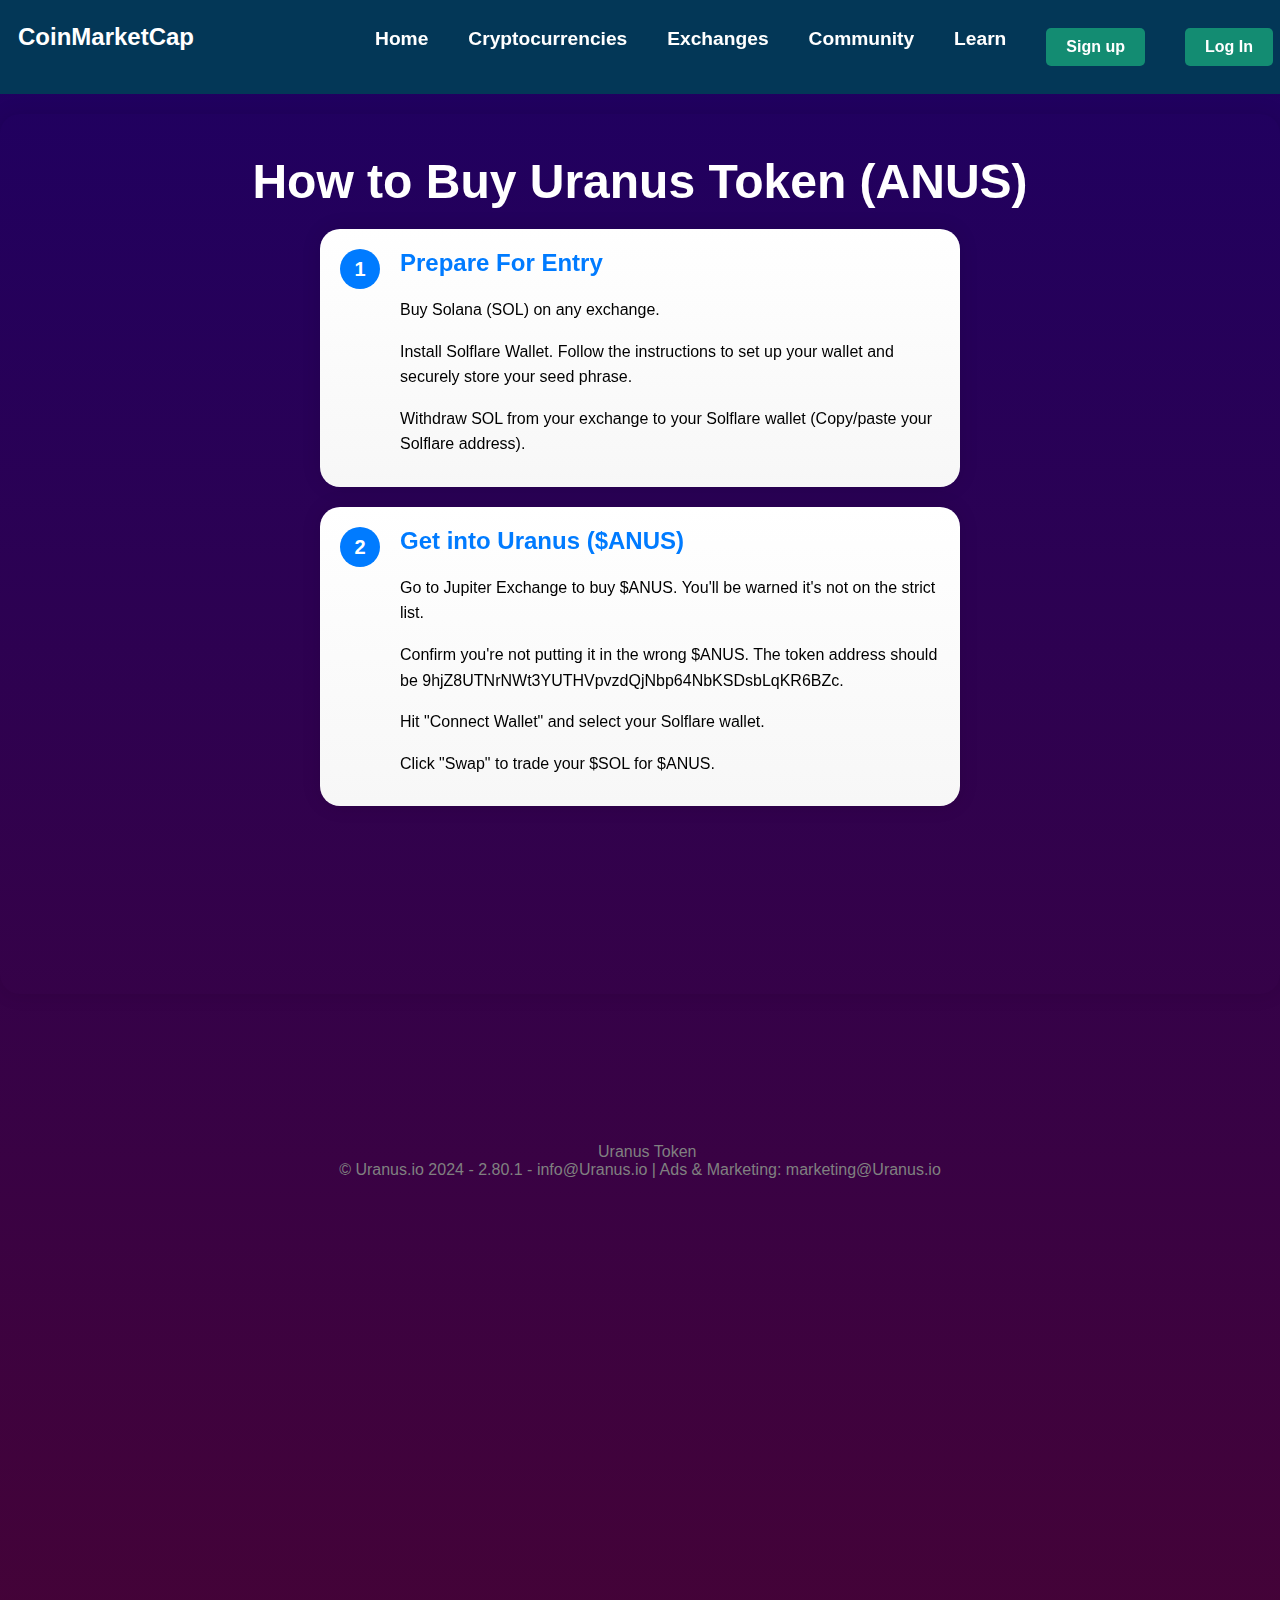
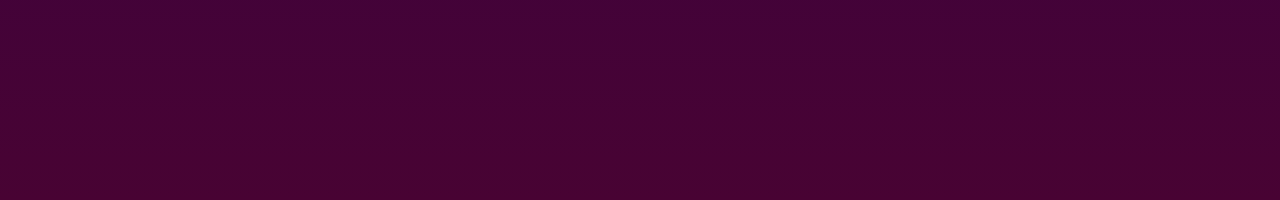
<file: buy.html>
<!DOCTYPE html>
<html lang="en">
<head>
  <meta charset="UTF-8">
  <meta name="viewport" content="width=device-width, initial-scale=1.0">
  <title>Buy Uranus Token (ANUS)</title>
  <link rel="stylesheet" href="./buy.css">
  <link rel="stylesheet" href="https://unpkg.com/aos@next/dist/aos.css" />
  <link rel="stylesheet" href="https://cdnjs.cloudflare.com/ajax/libs/font-awesome/6.5.1/css/all.min.css" integrity="sha512-DTOQO9RWCH3ppGqcWaEA1BIZOC6xxalwEsw9c2QQeAIftl+Vegovlnee1c9QX4TctnWMn13TZye+giMm8e2LwA==" crossorigin="anonymous" referrerpolicy="no-referrer" />
</head>
<body>

  <header data-aos="fade-in" data-aos-duration="1000">
    <h2 class="logo">CoinMarketCap</h2>
    <nav class="nav" data-aos="fade-in" data-aos-duration="1000">
      <ul>
        <li><a href="./index.html">Home</a></li>
        <li><a href="./cryptocurrencies.html">Cryptocurrencies</a></li>
        <li><a href="./exchange.html">Exchanges</a></li>
        <li><a href="./community.html">Community</a></li>
        <li><a href="./learn.html">Learn</a></li>
        <li>
          <a href="./signup.html">
            <button class="sign-up">
              Sign up
            </button>
          </a>
        </li>

        <li>
          <a href="./login.html">
            <button class="sign-up">
              Log In
            </button>
          </a>
        </li>
      </ul>
    </nav>
  </header>

<div class="container">
  <h1 data-aos="fade-in" data-aos-duration="4000">How to Buy Uranus Token (ANUS)</h1>
  
  <div class="step-card" data-aos="zoom-in" data-aos-duration="1000">
    <div class="step-number">1</div>
    <div class="step-content">
      <h2 data-aos="fade-in" data-aos-duration="4000">Prepare For Entry</h2>
      <p>Buy Solana (SOL) on any exchange.</p>
      <p>Install Solflare Wallet. Follow the instructions to set up your wallet and securely store your seed phrase.</p>
      <p>Withdraw SOL from your exchange to your Solflare wallet (Copy/paste your Solflare address).</p>
    </div>
  </div>

  <div class="step-card" data-aos="zoom-in" data-aos-duration="1000">
    <div class="step-number">2</div>
    <div class="step-content">
      <h2 data-aos="fade-in" data-aos-duration="4000">Get into Uranus ($ANUS)</h2>
      <p>Go to Jupiter Exchange to buy $ANUS. You'll be warned it's not on the strict list.</p>
      <p>Confirm you're not putting it in the wrong $ANUS. The token address should be 9hjZ8UTNrNWt3YUTHVpvzdQjNbp64NbKSDsbLqKR6BZc.</p>
      <p>Hit "Connect Wallet" and select your Solflare wallet.</p>
      <p>Click "Swap" to trade your $SOL for $ANUS.</p>
    </div>
  </div>

  <div class="step-card" data-aos="zoom-in" data-aos-duration="1000">
    <div class="step-number">3</div>
    <div class="step-content">
      <h2 data-aos="fade-in" data-aos-duration="4000">Keep pumping Uranus</h2>
      <p>Spread Uranus by sharing this link <a href="https://anusexplorer.com/">anusexplorer.com</a></p>
      <p>Watch the charts as Uranus gets pumped on DEX Screener</p>
    </div>
  </div>
</div>

<footer class="footer ">
  <div class="footer-content">
    <!-- <div class="footer-links">
      <ul>
        <li><a href="#" data-aos="fade-up" data-aos-duration="1000">About us</a></li>
        <li><a href="#" data-aos="fade-up" data-aos-duration="1000">Team</a></li>
        <li><a href="#" data-aos="fade-up" data-aos-duration="1000">FAQ</a></li>
        <li><a href="#" data-aos="fade-up" data-aos-duration="1000">Contact</a></li>
      </ul>
    </div> -->
    <div class="footer-social" id="social">

      <a href=""><i
          class="fa-brands fa-x-twitter"></i></a>
      <a href=""><i
          class="fa-solid fa-globe"></i></a>
      <a href=""><i
          class="fa-brands fa-telegram"></i></a>
    </div>
  </div>
  <!-- <div class="footer-line"></div> -->
  
</footer>
  
<div class="footer-bottom">
    
  <div class="footer-legal">
    <ul>
      <li data-aos="fade-up" data-aos-duration="1000">Legal & Privacy</li>
      <li data-aos="fade-up" data-aos-duration="1000">General Statement</li>
      <li data-aos="fade-up" data-aos-duration="1000">Legal Advice
    </li>
      <div class="box">
        <li >
        </li>
        <li >
          Uranus Token</li>
      </div>
      <li >© Uranus.io 2024 - 2.80.1 - info@Uranus.io | Ads & Marketing: marketing@Uranus.io</li>
    </ul>
  </div>

  
</div>

<script src="https://unpkg.com/aos@next/dist/aos.js"></script>
<script>
  AOS.init();
</script>
</body>
</html>
</file>
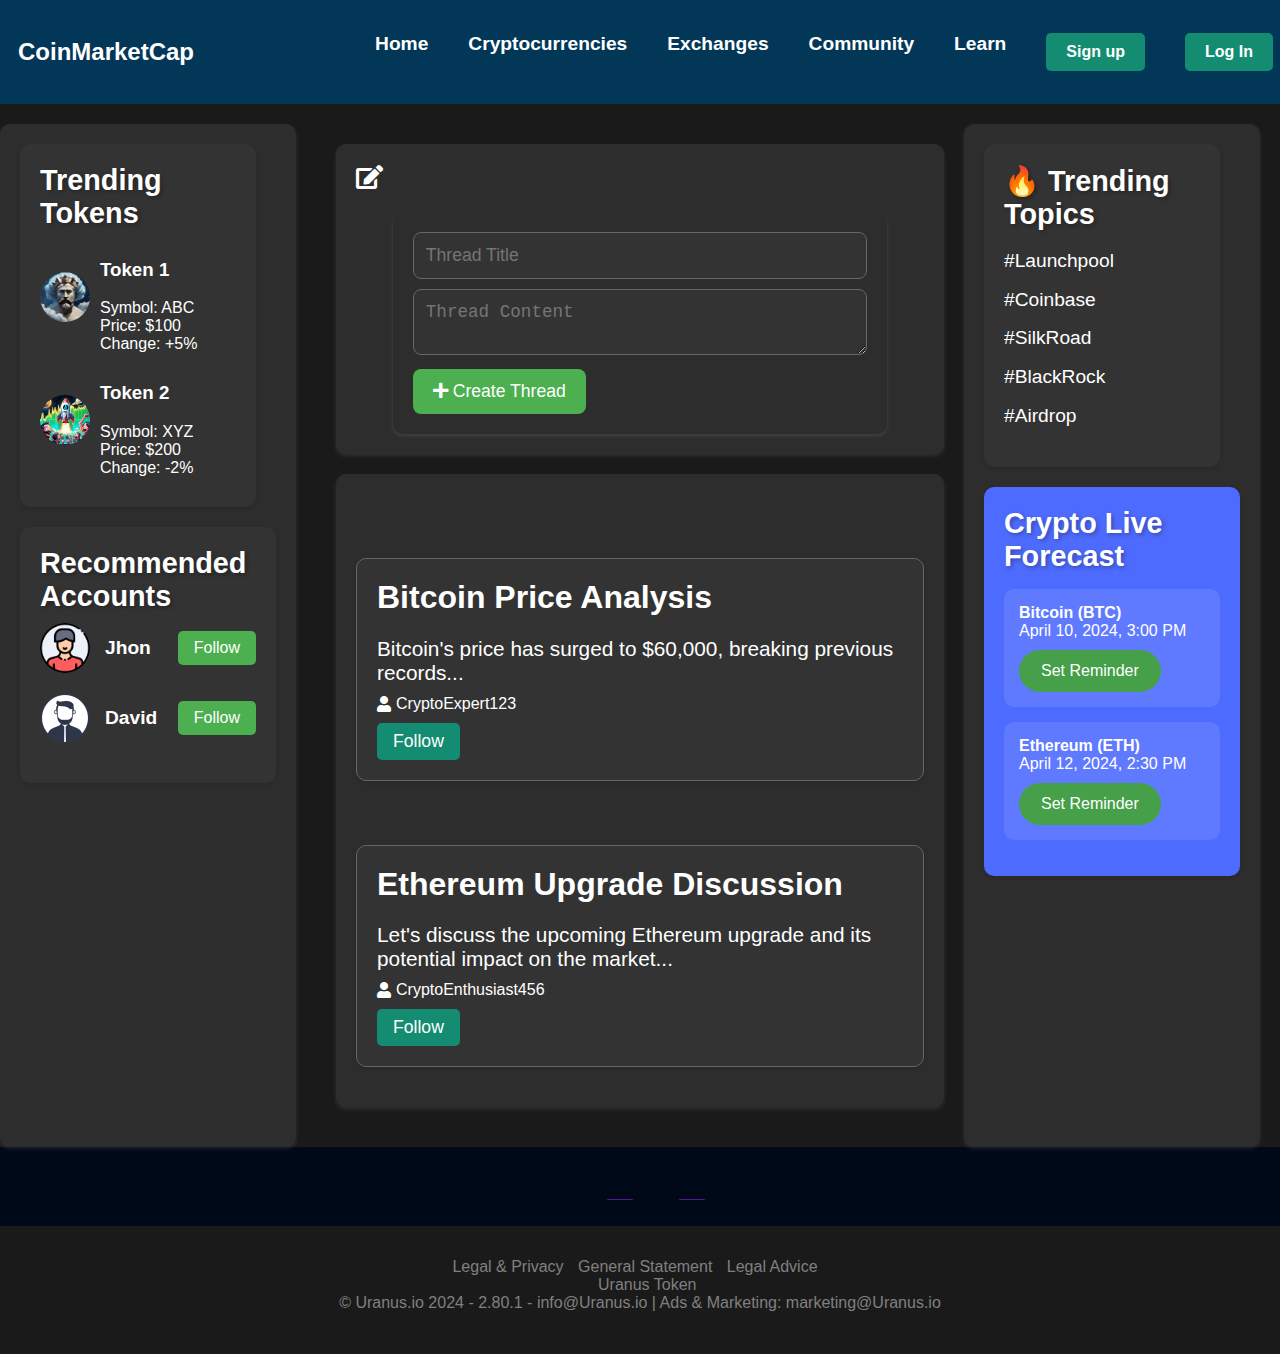
<file: community.html>
<!DOCTYPE html>
<html lang="en">
<head>
    <meta charset="UTF-8">
    <meta name="viewport" content="width=device-width, initial-scale=1.0">
    <title>Community Forum</title>
    <link rel="stylesheet" href="./community.css">
    <link rel="stylesheet" href="https://cdnjs.cloudflare.com/ajax/libs/font-awesome/5.15.4/css/all.min.css">
    <link rel="stylesheet"
      href="https://cdnjs.cloudflare.com/ajax/libs/font-awesome/6.5.2/css/all.min.css"
      integrity="sha512-SnH5WK+bZxgPHs44uWIX+LLJAJ9/2PkPKZ5QiAj6Ta86w+fsb2TkcmfRyVX3pBnMFcV7oQPJkl9QevSCWr3W6A=="
      crossorigin="anonymous" referrerpolicy="no-referrer" />
</head>
<body>
    <header data-aos="fade-in" data-aos-duration="1000">
        <h2 class="logo">CoinMarketCap</h2>
        <nav class="nav" data-aos="fade-in" data-aos-duration="1000">
            <ul>
                <li><a href="./index.html">Home</a></li>
                <li><a href="./cryptocurrencies.html">Cryptocurrencies</a></li>
                <li><a href="./exchange.html">Exchanges</a></li>
                <li><a href="./community.html">Community</a></li>
                <li><a href="./learn.html">Learn</a></li>
                <li>
                  <a href="./signup.html">
                    <button class="sign-up">
                      Sign up
                    </button>
                  </a>
                </li>
      
                <li>
                  <a href="./login.html">
                    <button class="sign-up">
                      Log In
                    </button>
                  </a>
                </li>
            </ul>
          </nav>
      </header>

        <!-- <h1>Community Forum</h1> -->
   

    <div class="container">
        <aside>
            <div class="card">
                <h2>Trending Tokens</h2>
                <div class="token">
                    <img src="./images/img10.png" alt="Token 1">
                    <div class="token-info">
                        <h3>Token 1</h3>
                        <p>Symbol: ABC</p>
                        <p>Price: $100</p>
                        <p>Change: +5%</p>
                    </div>
                </div>
                <div class="token">
                    <img src="./images/img2.png" alt="Token 2">
                    <div class="token-info">
                        <h3>Token 2</h3>
                        <p>Symbol: XYZ</p>
                        <p>Price: $200</p>
                        <p>Change: -2%</p>
                    </div>
                </div>
                <!-- Add more tokens as needed -->
            </div>
            <div class="card">
                <h2>Recommended Accounts</h2>
                <div class="account">
                    <img src="./images/prof1.png" alt="Account 1">
                    <div class="account-info">
                        <h3>Jhon</h3>
                       
                    </div>
                    <button class="follow-btn">Follow</button>
                </div>
                <div class="account">
                    <img src="./images/prof2.webp" alt="Account 2">
                    <div class="account-info">
                        <h3>David</h3>
                        
                    </div>
                    <button class="follow-btn">Follow</button>
                </div>
                <!-- Add more accounts as needed -->
            </div>
            
        </aside>
        <main>
            <section id="section1" class="section">
                <h2><i class="fas fa-edit"></i> </h2>
                <div id="thread-list"></div>
                <form id="new-thread-form">
                    <input type="text" id="thread-title" placeholder="Thread Title" required>
                    <textarea id="thread-content" placeholder="Thread Content" required></textarea>
                    <button type="submit"><i class="fas fa-plus"></i> Create Thread</button>
                </form>
            </section>
            <!-- Other sections can be added similarly -->

            <section class="section">
                <div class="thread">
                    <h3>Bitcoin Price Analysis</h3>
                    <p>Bitcoin's price has surged to $60,000, breaking previous records...</p>
                    <div class="author-info">
                        <i class="fas fa-user"></i>
                        <span>CryptoExpert123</span>
                    </div>
                    <button class="delete-thread-btn">Follow</button>
                </div>
            
                <div class="thread">
                    <h3>Ethereum Upgrade Discussion</h3>
                    <p>Let's discuss the upcoming Ethereum upgrade and its potential impact on the market...</p>
                    <div class="author-info">
                        <i class="fas fa-user"></i>
                        <span>CryptoEnthusiast456</span>
                    </div>
                    
                    <button class="delete-thread-btn">Follow</button>
                </div>
            
                <!-- Add more pre-posted threads as needed -->
            </section>
            
        </main>
        
        <aside>
            <div class="card">
                <h2>🔥 Trending Topics</h2>
                <ul class="topics-list">
                    <li>#Launchpool</li>
                    <li>#Coinbase</li>
                    <li>#SilkRoad</li>
                    <li>#BlackRock</li>
                    <li>#Airdrop</li>
                </ul>
            </div>
            <div class="card" style="background-color: #4e6bff;">
                <h2>Crypto Live Forecast</h2>
                <ul class="forecast-list">
                    <li>
                        <span class="forecast-title">Bitcoin (BTC)</span> <br>
                        <span class="forecast-time">April 10, 2024, 3:00 PM</span> <br>
                        <button class="set-reminder-btn">Set Reminder</button>
                    </li>
                    <li>
                        <span class="forecast-title">Ethereum (ETH)</span> <br>
                        <span class="forecast-time">April 12, 2024, 2:30 PM</span><br>
                        <button class="set-reminder-btn">Set Reminder</button>
                    </li>
                    <!-- Add more forecast items as needed -->
                </ul>
            </div>
            
        </aside>
    </div>

    <div class="footer-line"></div>
    <footer class="footer">
      <div class="footer-content">
     
        <div class="footer-social" id="social">

          <a href=""><i
              class="fa-brands fa-x-twitter"></i></a>
          <a href=""><i
              class="fa-solid fa-globe"></i></a>
          <a href=""><i
              class="fa-brands fa-telegram"></i></a>
        </div>
      </div>
      <!-- <div class="footer-line"></div> -->

    </footer>

    <div class="footer-bottom">

      <div class="footer-legal">
        <ul>
          <li data-aos="fade-up" data-aos-duration="1000">Legal & Privacy</li>
          <li data-aos="fade-up" data-aos-duration="1000">General Statement</li>
          <li data-aos="fade-up" data-aos-duration="1000">Legal Advice
          </li>
          <div class="box">
            <li>
            </li>
            <li>
                Uranus Token</li>
          </div>
          <li>© Uranus.io 2024 - 2.80.1 - info@Uranus.io | Ads & Marketing:
            marketing@Uranus.io</li>
        </ul>
      </div>

    </div>
   
    <script src="./community.js"></script>
    <script src="https://apis.google.com/js/platform.js" async defer></script>

</body>
</html>
</file>
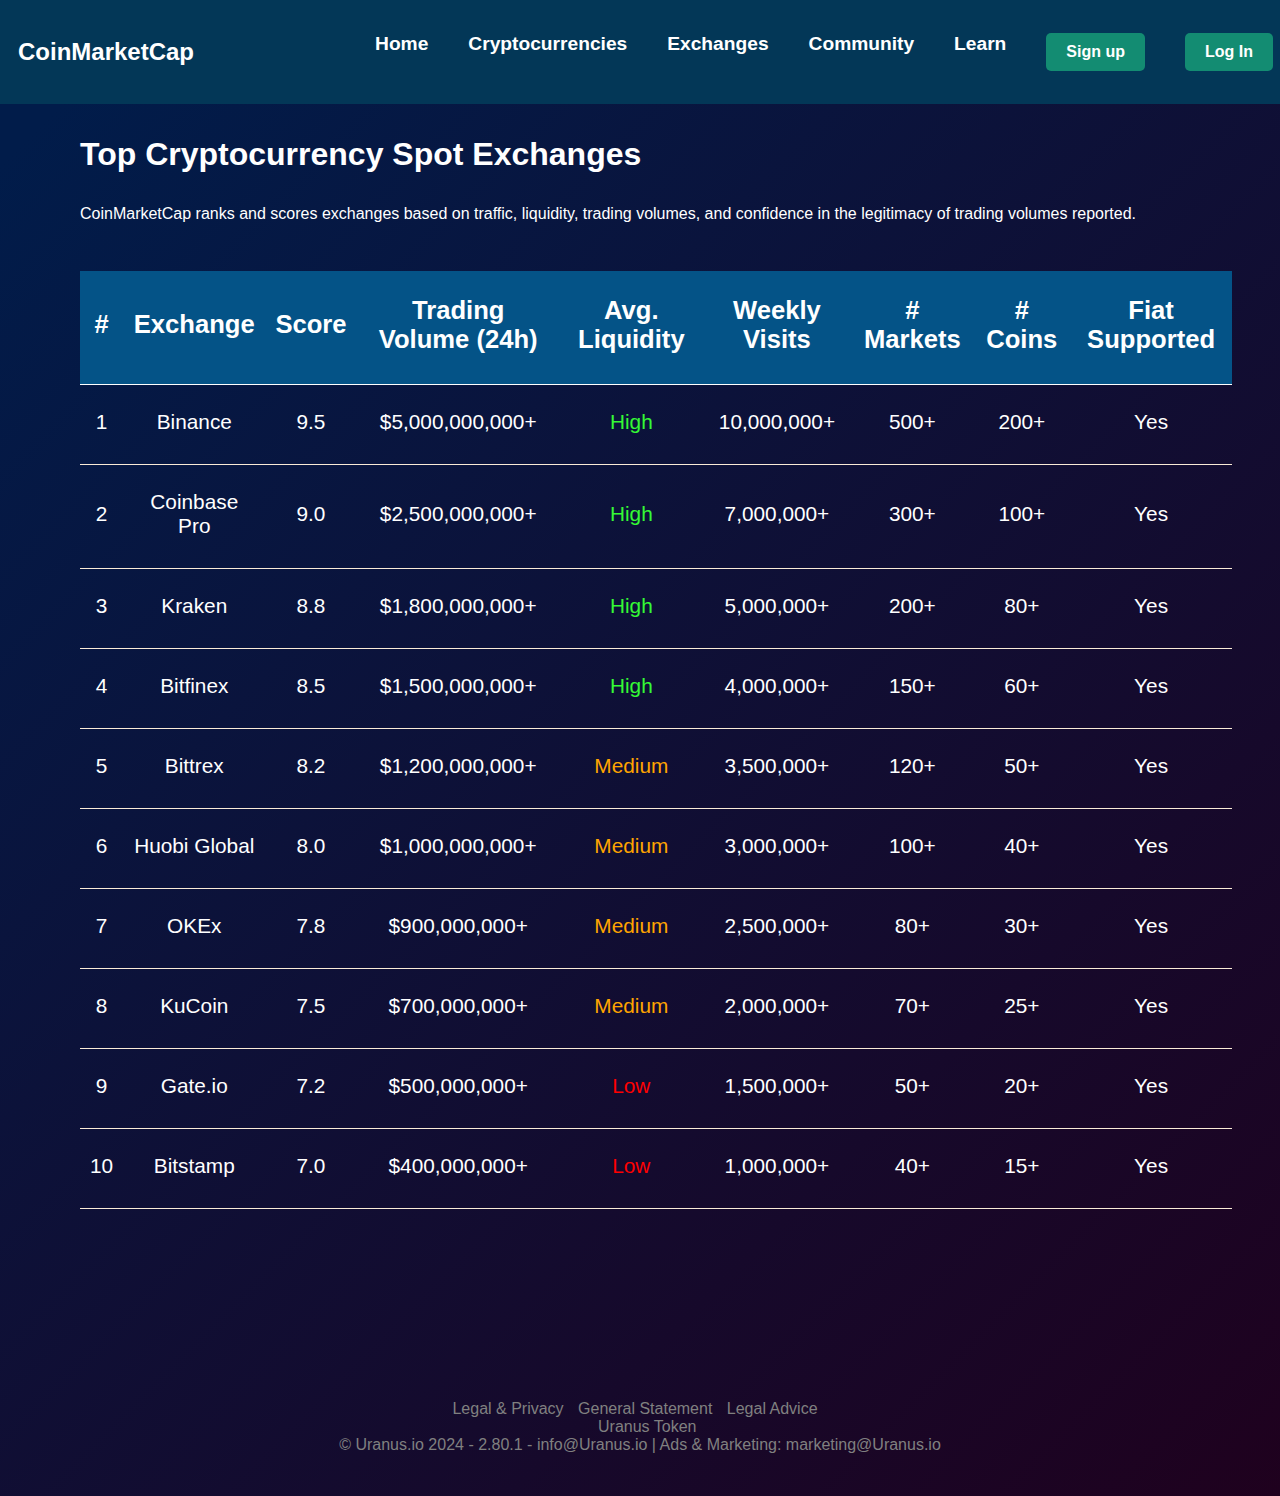
<file: exchange.html>
<!DOCTYPE html>
<html lang="en">
  <head>
    <meta charset="UTF-8">
    <meta name="viewport" content="width=device-width, initial-scale=1.0">
    <title>Liquidity Table</title>
    <link rel="stylesheet"
      href="https://cdnjs.cloudflare.com/ajax/libs/font-awesome/6.5.2/css/all.min.css"
      integrity="sha512-SnH5WK+bZxgPHs44uWIX+LLJAJ9/2PkPKZ5QiAj6Ta86w+fsb2TkcmfRyVX3pBnMFcV7oQPJkl9QevSCWr3W6A=="
      crossorigin="anonymous" referrerpolicy="no-referrer" />
    <style>
  /* General styling for body */
body {
    color: white;
    font-family: Arial, sans-serif;
    margin: 0;
    padding: 0;
    background-image: linear-gradient(315deg, #1f011e 0%,#011c4a 94%);
}

/* Styling for header */
/* Header styles */
header {
  background-color: #033757;
  padding: 18px;
  width: 100%;
  display: flex;
  justify-content: space-between;
  align-items: center;
}

/* Logo styles */
.logo {
  color: #fff;
  /* margin: 0; */
  font-size: 24px;
  margin-right: 20px; /* Add some right margin to separate the logo from the navigation */
}

/* Navigation styles */
.nav ul {
  list-style-type: none;
  padding: 0;
  margin: 0;
  display: flex;
}

.nav ul li {
  margin-right: 10px;
  font-size: larger;
  font-weight: bolder;
}

.nav ul li a {
  display: block;
  color: #fff;
  text-decoration: none;
  padding: 10px 15px;
  border-radius: 15px;
  transition: background-color 0.3s, transform 0.3s, box-shadow 0.3s;
}

.nav ul li a:hover {
  transform: translateY(-3px);
}

/* Media Queries for smaller screens */
@media only screen and (max-width: 768px) {
  .logo {
    margin-top: -20rem;
    font-size: 20px; /* Adjust logo size for smaller screens */
    margin-right: 10px; /* Reduce margin for smaller screens */
  }

  .nav ul {
    flex-direction: column;
    align-items: center;
    margin-top: 3rem;
    margin-right: 11rem;
  }

  .nav ul li {
    margin: 10px 0;
  }
}

/* Additional media query for tablets */
@media only screen and (min-width: 601px) and (max-width: 1024px) {
  .nav ul li {
    display: inline-block;
    margin: 0 15px;
  }
}

/* Additional media query for larger screens */
@media only screen and (min-width: 1025px) {
  .nav ul {
    justify-content: flex-end;
  }
}
@media only screen and (max-width: 768px)
{
  h2.logo {
  margin-top: -29rem;
}
}
 /* Style for the button */
 .sign-up {
  
  background-color: #138c72; /* Blue background color */
  color: #fff; /* White text color */
  border: none; /* Remove button border */
  padding: 10px 20px; /* Add some padding */
  border-radius: 5px; /* Add border radius for rounded corners */
  text-decoration: none; /* Remove default button underline */
  display: block; /* Make button fill the width of its container */
  width: 100%; /* Make button fill the width of its container */
  text-align: center; /* Center align text */
  cursor: pointer; /* Change cursor to pointer on hover */
  font-family: Arial, sans-serif; /* Set font family */
      font-size: 16px; /* Set font size */
      font-weight: bold; /* Set font weight */
     
}

/* Style for button hover state */
.sign-up:hover {
  background-color: #0056b3; /* Darker blue on hover */
}

/* Style for button active state */
.sign-up:active {
  background-color: #004080; /* Even darker blue when button is clicked */
}



/* Media Query for small devices */
h1,
p {
    margin-top: 2rem;
    margin-left: 5rem;
}

p {
    margin-bottom: 20px;
}

table {
    width: 90%;
    border-collapse: collapse;
    margin: 3rem auto;
    margin-left: 5rem;
    margin-bottom: 5rem;
    overflow-x: auto; /* Enable horizontal scrolling on small screens */
}

th,
td {
    padding: 10px;
    text-align: center;
    font-size: 1.3rem;
    padding-top: 25px; /* Add padding to create gap between rows */
    padding-bottom: 30px;
    border-bottom: 0.5px solid antiquewhite; /* Add bottom border to th */
}

th {
    background-color: #045387;
    color: white;
    font-size: 1.6rem;
    font-weight: bold;
    border-bottom: 0.5px solid white; /* Add bottom border to th */
}

tbody tr:hover {
    background-color: rgb(5, 63, 92); /* Change background color on hover */
}

img {
    max-width: 50px;
    max-height: 50px;
    margin-right: 10px; /* Add space between image and text */
    vertical-align: middle; /* Align images vertically */
}
.high-liquidity {
    color: rgb(53, 250, 53);
  }
  .medium-liquidity {
    color: orange;
  }
  .low-liquidity {
    color: red;
  }
/* Media Query for smaller screens */
@media only screen and (max-width: 768px) {
    table {
        width: 100%;
        margin-left: 0;
    }

    th,
    td {
        font-size: 1rem; /* Decrease font size for smaller screens */
    }
}

/* Media Query for screens with width 400px */
@media only screen and (max-width: 400px) {
    /* Adjust styles for 400px width */
    header {
        padding: 10px; /* Reduce padding */
    }
    .nav ul li a {
        padding: 10px; /* Reduce padding */
        font-size: 1rem; /* Decrease font size */
    }
}

/* Media Query for screens with width 600px */
@media only screen and (min-width: 401px) and (max-width: 600px) {
    /* Adjust styles for 600px width */
    header {
        padding: 15px; /* Adjust padding */
    }
    .nav ul li a {
        padding: 15px; /* Adjust padding */
        font-size: 1.1rem; /* Adjust font size */
    }
}
.footer {
    /* background-color: #414141; */
    color: #fff;
    padding: 20px 0;
  }
  
  
  
  .footer-content {
    display: flex;
    justify-content: space-evenly;
  }
  
  .footer-links ul {
    list-style: none;
    padding: 0;
    margin: 0;
  }
  
  .footer-links ul li {
    display: inline-block;
    margin-right: 20px;
  }
  
  .footer-links ul li a {
    color: #a19797; /* Change to the color you want */
    text-decoration: none; /* Remove underline */
  }
  
  .footer-links ul li a:hover {
    color: #f98d12; /* Change to the hover color you want */
  }
  
  .footer-social a {
    margin-right: 10px;
  }
  
  .footer-bottom {
    display: conte;
    justify-content: space-between;
    align-items: center;
    margin-top: 20px;
  }
  
  .footer-bottom ul {
    list-style: none;
    padding: 0;
    margin: 0;
  }
  
  .footer-bottom .dropdown {
    margin-left: 20px;
  }
  
  .footer-social a i {
    color: #ffffff; /* Default color */
    font-size: 34px; /* Set the font size of the icons */
    transition: transform 0.3s ease; /* Smooth transition for scaling */
    margin: 1rem;
  }
  
  .footer-social a:hover i {
    /* Change to your desired color on hover */
    transform: scale(1.2); /* Scale the icon to 120% on hover */
  }
  .footer-nav ul {
    display: flex;
    justify-content: space-between; /* Distribute items evenly along the main axis */
    list-style-type: none; /* Remove default list styling */
    padding: 0;
    margin: 0;
  }
  
  .footer-nav li {
    margin-right: 20px; /* Add spacing between list items */
  }
  
  .footer-nav li:last-child {
    margin-right: 0; /* Remove margin from the last item */
  }
  .footer-nav {
    text-align: center; /* Center-align the content */
  }
  
  .footer-nav ul {
    display: inline-block; /* Display the list items inline */
    padding: 0;
  }
  
  .footer-nav li {
    display: inline; /* Display the list items inline */
    margin: 0 10px; /* Add some margin between the list items */
  }
  
  .footer-nav select {
    margin: 0 10px; /* Add margin to the dropdown */
  }
  
  .dropdown {
    display: inline-block; /* Display the dropdown inline */
    vertical-align: middle; /* Align the dropdown vertically */
  }
  .footer-nav a {
    color: grey; /* Change the color to red */
    text-decoration: none; /* Remove underline */
  }
  .dropdown select {
    border: 1px solid #ccc; /* Add gray border */
    padding: 5px; /* Add padding */
    font-size: 16px; /* Adjust font size */
    border-radius: 5px; /* Add border radius */
    background-color: #fff; /* Set background color */
  }
  
  .dropdown select:hover {
    border-color: #999; /* Change border color on hover */
  }
  
  /* footer legal */
  .footer-legal {
    text-align: center;
    /* margin-left: 30rem; */
    margin-top: 2rem;
    color: gray;
    height: 6rem;
  }
  .footer-legal ul {
    list-style: none; /* Remove default list styles */
    padding: 0; /* Remove default padding */
  }
  
  .footer-legal li {
    display: inline-block; /* Display items in the same line */
    margin-right: 10px; /* Add space between items */
  }
  
  .footer-legal li:last-child {
    margin-right: 0; /* Remove margin from the last item */
  }
  
  .footer-legal li:nth-child(4),
  .footer-legal li:nth-child(5) {
    display: block; /* Display spans in a new line */
  }
  
    
</style>
  </head>
  <body>
    <header data-aos="fade-in" data-aos-duration="1000">
      <h2 class="logo">CoinMarketCap</h2>
      <nav class="nav" data-aos="fade-in" data-aos-duration="1000">
        <ul>
          <li><a href="./index.html">Home</a></li>
          <li><a href="./cryptocurrencies.html">Cryptocurrencies</a></li>
          <li><a href="./exchange.html">Exchanges</a></li>
          <li><a href="./community.html">Community</a></li>
          <li><a href="./learn.html">Learn</a></li>
          <li>
            <a href="./signup.html">
              <button class="sign-up">
                Sign up
              </button>
            </a>
          </li>

          <li>
            <a href="./login.html">
              <button class="sign-up">
                Log In
              </button>
            </a>
          </li>
        </ul>
      </nav>
    </header>

    <section class="crypto-section parallax-section">
      <h1>Top Cryptocurrency Spot Exchanges</h1>
      <p>CoinMarketCap ranks and scores exchanges based on traffic, liquidity, trading volumes, and confidence in the legitimacy of trading volumes reported. </p>

      <table>
        <thead>
            <tr>
                <th>#</th>
                <th>Exchange</th>
                <th>Score</th>
                <th>Trading Volume (24h)</th>
                <th>Avg. Liquidity</th>
                <th>Weekly Visits</th>
                <th># Markets</th>
                <th># Coins</th>
                <th>Fiat Supported</th>
              </tr>
        </thead>
        <tbody>
            <tr>
                <td>1</td>
                <td>Binance</td>
                <td>9.5</td>
                <td>$5,000,000,000+</td>
                <td class="high-liquidity">High</td>
                <td>10,000,000+</td>
                <td>500+</td>
                <td>200+</td>
                <td>Yes</td>
              </tr>

              <tr>
                <td>2</td>
                <td>Coinbase Pro</td>
                <td>9.0</td>
                <td>$2,500,000,000+</td>
                <td class="high-liquidity">High</td>
                <td>7,000,000+</td>
                <td>300+</td>
                <td>100+</td>
                <td>Yes</td>
              </tr>
              <tr>
                <td>3</td>
                <td>Kraken</td>
                <td>8.8</td>
                <td>$1,800,000,000+</td>
                <td class="high-liquidity">High</td>
                <td>5,000,000+</td>
                <td>200+</td>
                <td>80+</td>
                <td>Yes</td>
              </tr>
              <tr>
                <td>4</td>
                <td>Bitfinex</td>
                <td>8.5</td>
                <td>$1,500,000,000+</td>
                <td class="high-liquidity">High</td>
                <td>4,000,000+</td>
                <td>150+</td>
                <td>60+</td>
                <td>Yes</td>
              </tr>
              <tr>
                <td>5</td>
                <td>Bittrex</td>
                <td>8.2</td>
                <td>$1,200,000,000+</td>
                <td class="medium-liquidity">Medium</td>
                <td>3,500,000+</td>
                <td>120+</td>
                <td>50+</td>
                <td>Yes</td>
              </tr>
              <tr>
                <td>6</td>
                <td>Huobi Global</td>
                <td>8.0</td>
                <td>$1,000,000,000+</td>
                <td class="medium-liquidity">Medium</td>
                <td>3,000,000+</td>
                <td>100+</td>
                <td>40+</td>
                <td>Yes</td>
              </tr>
              <tr>
                <td>7</td>
                <td>OKEx</td>
                <td>7.8</td>
                <td>$900,000,000+</td>
                <td class="medium-liquidity">Medium</td>
                <td>2,500,000+</td>
                <td>80+</td>
                <td>30+</td>
                <td>Yes</td>
              </tr>
              <tr>
                <td>8</td>
                <td>KuCoin</td>
                <td>7.5</td>
                <td>$700,000,000+</td>
                <td class="medium-liquidity">Medium</td>
                <td>2,000,000+</td>
                <td>70+</td>
                <td>25+</td>
                <td>Yes</td>
              </tr>
              <tr>
                <td>9</td>
                <td>Gate.io</td>
                <td>7.2</td>
                <td>$500,000,000+</td>
                <td class="low-liquidity">Low</td>
                <td>1,500,000+</td>
                <td>50+</td>
                <td>20+</td>
                <td>Yes</td>
              </tr>
              <tr>
                <td>10</td>
                <td>Bitstamp</td>
                <td>7.0</td>
                <td>$400,000,000+</td>
                <td class="low-liquidity">Low</td>
                <td>1,000,000+</td>
                <td>40+</td>
                <td>15+</td>
                <td>Yes</td>
              </tr>

          <!-- Add more rows as needed -->
        </tbody>
      </table>
    </section>

    <div class="footer-line"></div>
    <footer class="footer">
      <div class="footer-content">
        <!-- <div class="footer-links">
      <ul>
        <li><a href="#" data-aos="fade-up" data-aos-duration="1000">About us</a></li>
        <li><a href="#" data-aos="fade-up" data-aos-duration="1000">Team</a></li>
        <li><a href="#" data-aos="fade-up" data-aos-duration="1000">FAQ</a></li>
        <li><a href="#" data-aos="fade-up" data-aos-duration="1000">Contact</a></li>
      </ul>
    </div> -->
    <div class="footer-social" id="social">

      <a href=""><i
          class="fa-brands fa-x-twitter"></i></a>
      <a href=""><i
          class="fa-solid fa-globe"></i></a>
      <a href=""><i
          class="fa-brands fa-telegram"></i></a>
    </div>
      </div>
      <!-- <div class="footer-line"></div> -->

    </footer>

    <div class="footer-bottom">

      <div class="footer-legal">
        <ul>
          <li data-aos="fade-up" data-aos-duration="1000">Legal & Privacy</li>
          <li data-aos="fade-up" data-aos-duration="1000">General Statement</li>
          <li data-aos="fade-up" data-aos-duration="1000">Legal Advice
          </li>
          <div class="box">
            <li>
            </li>
            <li>
              Uranus Token</li>
          </div>
          <li>© Uranus.io 2024 - 2.80.1 - info@Uranus.io | Ads & Marketing:
            marketing@Uranus.io</li>
        </ul>
      </div>

    </div>



  </body>
</html>
</file>
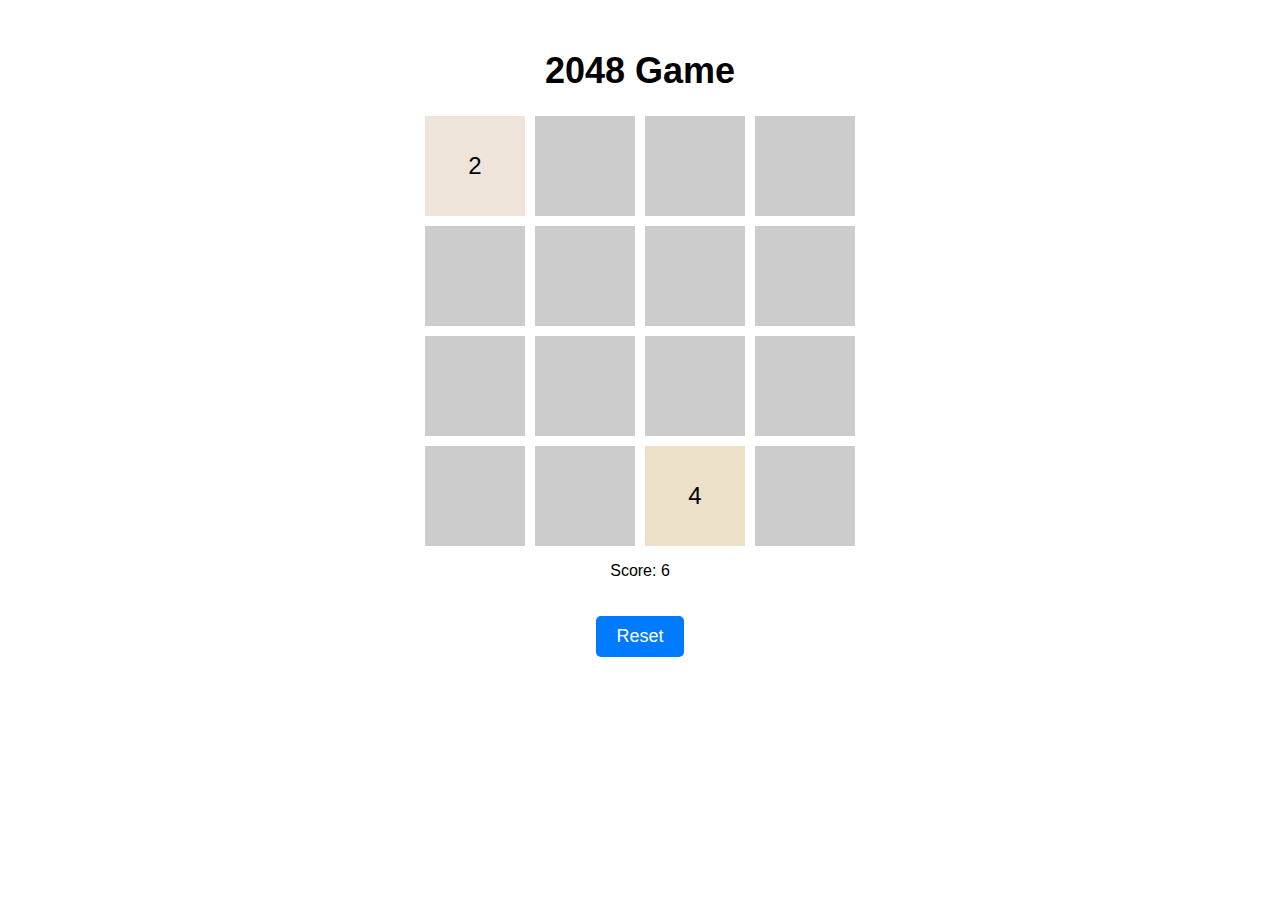
<file: game.html>
<!DOCTYPE html>
<html lang="en">
<head>
    <meta charset="UTF-8">
    <meta name="viewport" content="width=device-width, initial-scale=1.0">
    <title>2048 Game</title>
    <style>
        body {
            font-family: Arial, sans-serif;
            text-align: center;
        }

        .container {
            margin-top: 50px;
        }

        h1 {
            font-size: 36px;
        }

        #grid-container {
            display: grid;
            grid-template-columns: repeat(4, 100px);
            gap: 10px;
            margin-top: 20px;
            justify-content: center;
        }

        .tile {
            width: 100px;
            height: 100px;
            background-color: #ccc;
            display: flex;
            justify-content: center;
            align-items: center;
            font-size: 24px;
        }

        button {
            margin-top: 20px;
            padding: 10px 20px;
            font-size: 18px;
            background-color: #007bff;
            color: white;
            border: none;
            cursor: pointer;
            border-radius: 5px;
        }

        button:hover {
            background-color: #0056b3;
        }
    </style>
</head>
<body>
    <div class="container">
        <h1>2048 Game</h1>
        <div id="grid-container"></div>
        <p>Score: <span id="score">0</span></p>
        <button onclick="resetGame()">Reset</button>
    </div>

    <script>
        // Constants
        const GRID_SIZE = 4;

        // Initialize grid
        let grid = Array.from({ length: GRID_SIZE }, () => Array(GRID_SIZE).fill(0));
        let score = 0;

        // Initialize game
        document.addEventListener('DOMContentLoaded', () => {
            createGrid();
            addNewTile();
            addNewTile();
        });

        // Create grid elements
        function createGrid() {
            const gridContainer = document.getElementById('grid-container');
            for (let i = 0; i < GRID_SIZE; i++) {
                for (let j = 0; j < GRID_SIZE; j++) {
                    const tile = document.createElement('div');
                    tile.className = 'tile';
                    tile.id = `tile-${i}-${j}`;
                    gridContainer.appendChild(tile);
                }
            }
        }

        // Add new tile to grid
        function addNewTile() {
            const emptyCells = [];
            for (let i = 0; i < GRID_SIZE; i++) {
                for (let j = 0; j < GRID_SIZE; j++) {
                    if (grid[i][j] === 0) {
                        emptyCells.push({ row: i, col: j });
                    }
                }
            }

            if (emptyCells.length > 0) {
                const { row, col } = emptyCells[Math.floor(Math.random() * emptyCells.length)];
                grid[row][col] = Math.random() < 0.9 ? 2 : 4;
                updateGrid();
            }
        }

        // Update grid view
        function updateGrid() {
            let maxTile = 0;
            for (let i = 0; i < GRID_SIZE; i++) {
                for (let j = 0; j < GRID_SIZE; j++) {
                    const tile = document.getElementById(`tile-${i}-${j}`);
                    tile.textContent = grid[i][j] === 0 ? '' : grid[i][j];
                    tile.style.backgroundColor = getTileColor(grid[i][j]);
                    if (grid[i][j] > maxTile) {
                        maxTile = grid[i][j];
                    }
                }
            }
            updateScore(maxTile);
        }

        // Get tile background color based on value
        function getTileColor(value) {
            switch (value) {
                case 2:
                    return '#eee4da';
                case 4:
                    return '#ede0c8';
                case 8:
                    return '#f2b179';
                case 16:
                    return '#f59563';
                case 32:
                    return '#f67c5f';
                case 64:
                    return '#f65e3b';
                case 128:
                    return '#edcf72';
                case 256:
                    return '#edcc61';
                case 512:
                    return '#9c0';
                case 1024:
                    return '#33b5e5';
                case 2048:
                    return '#09c';
                default:
                    return '#ccc';
            }
        }

        // Update score
        function updateScore(newTileValue) {
            score += newTileValue;
            document.getElementById('score').textContent = score;
        }

        // Reset game
        function resetGame() {
            grid = Array.from({ length: GRID_SIZE }, () => Array(GRID_SIZE).fill(0));
            score = 0;
            document.getElementById('score').textContent = score;
            updateGrid();
            addNewTile();
            addNewTile();
        }

        // Handle tile click
       // Handle tile click
function handleTileClick(row, col) {
    // Get the clicked tile value
    const clickedTileValue = grid[row][col];

    // Check adjacent tiles for possible movement directions
    const canMoveUp = row > 0 && grid[row - 1][col] === 0;
    const canMoveDown = row < GRID_SIZE - 1 && grid[row + 1][col] === 0;
    const canMoveLeft = col > 0 && grid[row][col - 1] === 0;
    const canMoveRight = col < GRID_SIZE - 1 && grid[row][col + 1] === 0;

    // Determine the direction of movement based on available adjacent tiles
    let direction;
    if (canMoveUp && !canMoveDown && !canMoveLeft && !canMoveRight) {
        direction = 'up';
    } else if (canMoveDown && !canMoveUp && !canMoveLeft && !canMoveRight) {
        direction = 'down';
    } else if (canMoveLeft && !canMoveUp && !canMoveDown && !canMoveRight) {
        direction = 'left';
    } else if (canMoveRight && !canMoveUp && !canMoveDown && !canMoveLeft) {
        direction = 'right';
    } else {
        // If the clicked tile is surrounded by non-empty tiles, do nothing
        return;
    }

    // Perform movement in the determined direction
    moveTiles(direction);
}

// Function to move tiles in a given direction
// Function to move tiles in a given direction
function moveTiles(direction) {
    let moved = false;

    switch (direction) {
        case 'up':
            for (let col = 0; col < GRID_SIZE; col++) {
                for (let row = 1; row < GRID_SIZE; row++) {
                    if (grid[row][col] !== 0) {
                        let newRow = row;
                        while (newRow > 0 && grid[newRow - 1][col] === 0) {
                            // Shift the tile upward
                            grid[newRow - 1][col] = grid[newRow][col];
                            grid[newRow][col] = 0;
                            newRow--;
                            moved = true;
                        }
                        // Merge tiles if they have the same value
                        if (newRow > 0 && grid[newRow - 1][col] === grid[newRow][col]) {
                            grid[newRow - 1][col] *= 2;
                            grid[newRow][col] = 0;
                            moved = true;
                        }
                    }
                }
            }
            break;

        case 'down':
            for (let col = 0; col < GRID_SIZE; col++) {
                for (let row = GRID_SIZE - 2; row >= 0; row--) {
                    if (grid[row][col] !== 0) {
                        let newRow = row;
                        while (newRow < GRID_SIZE - 1 && grid[newRow + 1][col] === 0) {
                            // Shift the tile downward
                            grid[newRow + 1][col] = grid[newRow][col];
                            grid[newRow][col] = 0;
                            newRow++;
                            moved = true;
                        }
                        // Merge tiles if they have the same value
                        if (newRow < GRID_SIZE - 1 && grid[newRow + 1][col] === grid[newRow][col]) {
                            grid[newRow + 1][col] *= 2;
                            grid[newRow][col] = 0;
                            moved = true;
                        }
                    }
                }
            }
            break;

        case 'left':
            for (let row = 0; row < GRID_SIZE; row++) {
                for (let col = 1; col < GRID_SIZE; col++) {
                    if (grid[row][col] !== 0) {
                        let newCol = col;
                        while (newCol > 0 && grid[row][newCol - 1] === 0) {
                            // Shift the tile to the left
                            grid[row][newCol - 1] = grid[row][newCol];
                            grid[row][newCol] = 0;
                            newCol--;
                            moved = true;
                        }
                        // Merge tiles if they have the same value
                        if (newCol > 0 && grid[row][newCol - 1] === grid[row][newCol]) {
                            grid[row][newCol - 1] *= 2;
                            grid[row][newCol] = 0;
                            moved = true;
                        }
                    }
                }
            }
            break;

        case 'right':
            for (let row = 0; row < GRID_SIZE; row++) {
                for (let col = GRID_SIZE - 2; col >= 0; col--) {
                    if (grid[row][col] !== 0) {
                        let newCol = col;
                        while (newCol < GRID_SIZE - 1 && grid[row][newCol + 1] === 0) {
                            // Shift the tile to the right
                            grid[row][newCol + 1] = grid[row][newCol];
                            grid[row][newCol] = 0;
                            newCol++;
                            moved = true;
                        }
                        // Merge tiles if they have the same value
                        if (newCol < GRID_SIZE - 1 && grid[row][newCol + 1] === grid[row][newCol]) {
                            grid[row][newCol + 1] *= 2;
                            grid[row][newCol] = 0;
                            moved = true;
                        }
                    }
                }
            }
            break;
    }

    // After moving tiles, if any movement occurred, add a new tile and update the grid
    if (moved) {
        addNewTile();
        updateGrid();
        // Check for game over here if needed
    }
}


    </script>
</body>
</html>
</file>
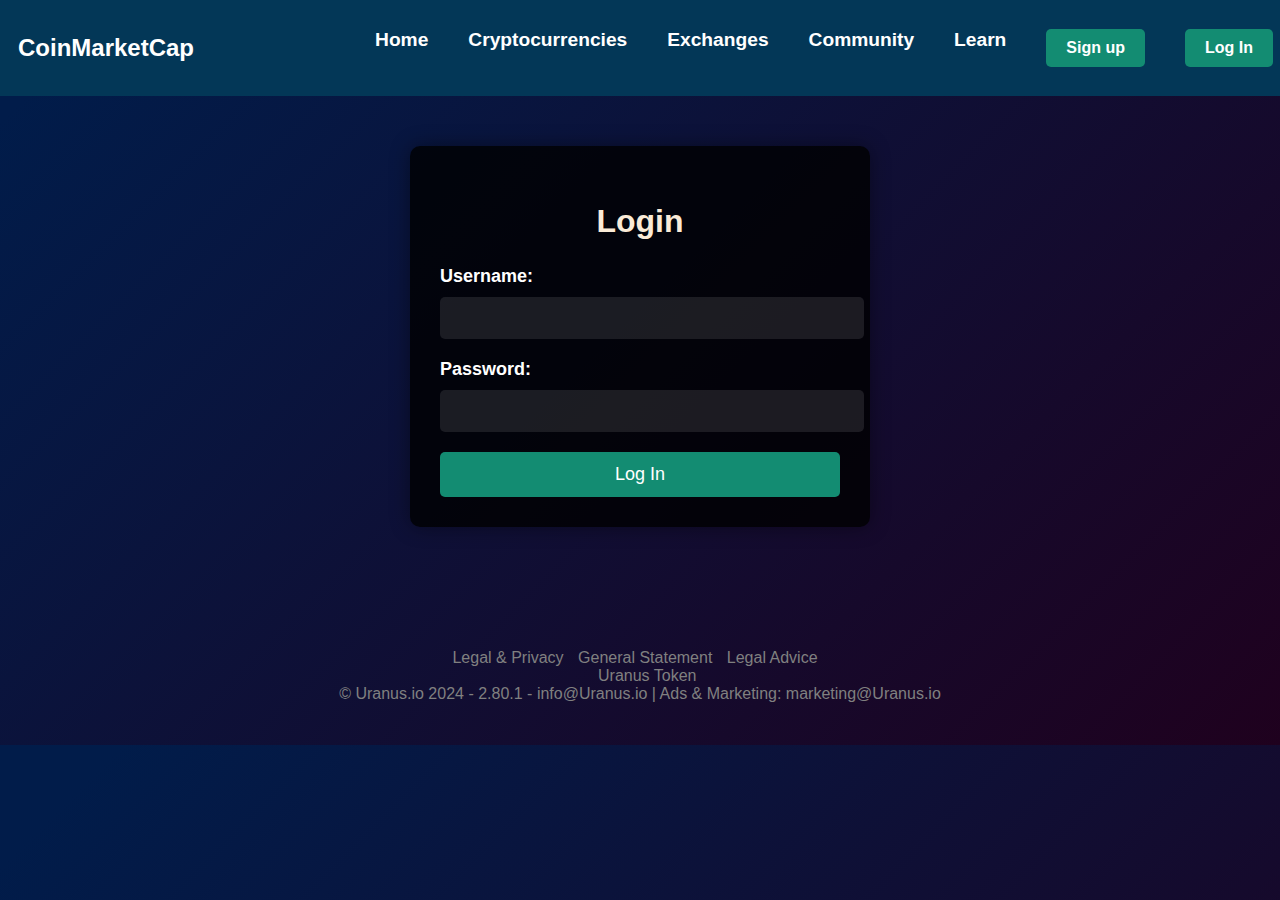
<file: login.html>
<!DOCTYPE html>
<html lang="en">
<head>
    <meta charset="UTF-8">
    <meta name="viewport" content="width=device-width, initial-scale=1.0">
    <title>Login</title>
    <link rel="stylesheet" href="https://cdnjs.cloudflare.com/ajax/libs/font-awesome/6.0.0-beta3/css/all.min.css">
    <style>
        body {
          background-image: linear-gradient(315deg, #1f011e 0%, #011c4a 94%);
          color: #fff;
          font-family: Arial, sans-serif;
          margin: 0;
          padding: 0;
        }
  
        /* Header styles */
        header {
          background-color: #033757;
          padding: 18px;
          width: 100%;
          display: flex;
          justify-content: space-between;
          align-items: center;
        }
  
        /* Logo styles */
        .logo {
          color: #fff;
          /* margin: 0; */
          font-size: 24px;
          margin-right: 20px; /* Add some right margin to separate the logo from the navigation */
        }
  
        /* Navigation styles */
        .nav ul {
          list-style-type: none;
          padding: 0;
          margin: 0;
          display: flex;
        }
  
        .nav ul li {
          margin-right: 10px;
          font-size: larger;
          font-weight: bolder;
        }
  
        .nav ul li a {
          display: block;
          color: #fff;
          text-decoration: none;
          padding: 10px 15px;
          border-radius: 15px;
          transition: background-color 0.3s, transform 0.3s, box-shadow 0.3s;
        }
  
        .nav ul li a:hover {
          transform: translateY(-3px);
        }
  
        /* Media Queries for smaller screens */
        @media only screen and (max-width: 768px) {
          .logo {
            margin-top: -20rem;
            font-size: 20px; /* Adjust logo size for smaller screens */
            margin-right: 10px; /* Reduce margin for smaller screens */
          }
  
          .nav ul {
            flex-direction: column;
            align-items: center;
            margin-top: 3rem;
            margin-right: 11rem;
          }
  
          .nav ul li {
            margin: 10px 0;
          }
        }
  
        /* Additional media query for tablets */
        @media only screen and (min-width: 601px) and (max-width: 1024px) {
          .nav ul li {
            display: inline-block;
            margin: 0 15px;
          }
        }
  
        /* Additional media query for larger screens */
        @media only screen and (min-width: 1025px) {
          .nav ul {
            justify-content: flex-end;
          }
        }
        @media only screen and (max-width: 768px)
{
  h1.logo {
  margin-top: -29rem;
}
}
        /* Make form responsive */
        form {
          max-width: 90%;
          margin: 50px auto;
        }
  
        /* Adjust input and button width */
        input[type="text"],
        input[type="email"],
        input[type="password"],
        button[type="submit"] {
          width: 100%;
        }
  
        /* Adjust font size for smaller screens */
        label,
        input[type="text"],
        input[type="email"],
        input[type="password"],
        button[type="submit"] {
          font-size: 16px;
        }
  
        form {
          max-width: 400px;
          width: 100%;
          padding: 30px;
          background-color: rgba(0, 0, 0, 0.8);
          border-radius: 10px;
          box-shadow: 0 0 20px rgba(0, 0, 0, 0.4);
          margin-top: 50px;
          margin-left: auto; /* Align form to the right */
          margin-right: auto; /* Align form to the left */
        }
        h2 {
          font-size: xx-large;
          text-align: center;
          color: antiquewhite;
        }
  
        label {
          display: block;
          margin-bottom: 10px;
          font-size: 18px;
          font-weight: bolder;
        }
  
        input[type="text"],
        input[type="email"],
        input[type="password"] {
          width: 100%;
          padding: 12px;
          margin-bottom: 20px;
          border: none;
          border-radius: 5px;
          background-color: rgba(255, 255, 255, 0.1);
          color: #fff;
          font-size: 16px;
        }
  
        input[type="text"]:focus,
        input[type="email"]:focus,
        input[type="password"]:focus {
          outline: none;
          box-shadow: 0 0 5px #138c72;
        }
  
        button[type="submit"] {
          width: 100%;
          padding: 12px;
          border: none;
          border-radius: 5px;
          background-color: #138c72;
          color: #fff;
          font-size: 18px;
          cursor: pointer;
          transition: background-color 0.3s;
          display: flex;
          justify-content: center;
          align-items: center;
        }
  
        button[type="submit"]:hover {
          background-color: #0b5f49;
        }
  
        .message {
          margin-top: 20px;
          padding: 10px;
          background-color: #138c72;
          color: #fff;
          text-align: center;
          border-radius: 5px;
          display: none;
        }
  
        .success {
          background-color: #0b5f49;
        }
  
        /* Style for the button */
        .sign-up-btn {
          background-color: #138c72; /* Blue background color */
          color: #fff; /* White text color */
          border: none; /* Remove button border */
          padding: 10px 20px; /* Add some padding */
          border-radius: 5px; /* Add border radius for rounded corners */
          text-decoration: none; /* Remove default button underline */
          display: block; /* Make button fill the width of its container */
          width: 100%; /* Make button fill the width of its container */
          text-align: center; /* Center align text */
          cursor: pointer; /* Change cursor to pointer on hover */
          font-family: Arial, sans-serif; /* Set font family */
          font-size: 16px; /* Set font size */
          font-weight: bold; /* Set font weight */
        }
  
        /* Style for button hover state */
  
        /* Style for the button */
        .log-in-btn {
          background-color: #138c72; /* Blue background color */
          color: #fff; /* White text color */
          border: none; /* Remove button border */
          padding: 10px 20px; /* Add some padding */
          border-radius: 5px; /* Add border radius for rounded corners */
          text-decoration: none; /* Remove default button underline */
          display: block; /* Make button fill the width of its container */
          width: 100%; /* Make button fill the width of its container */
          text-align: center; /* Center align text */
          cursor: pointer; /* Change cursor to pointer on hover */
          font-family: Arial, sans-serif; /* Set font family */
          font-size: 16px; /* Set font size */
          font-weight: bold; /* Set font weight */
        }
        .footer {
      /* background-color: #414141; */
      color: #fff;
      padding: 20px 0;
    }
    
    
    
    .footer-content {
      display: flex;
      justify-content: space-evenly;
    }
    
    .footer-links ul {
      list-style: none;
      padding: 0;
      margin: 0;
    }
    
    .footer-links ul li {
      display: inline-block;
      margin-right: 20px;
    }
    
    .footer-links ul li a {
      color: #a19797; /* Change to the color you want */
      text-decoration: none; /* Remove underline */
    }
    
    .footer-links ul li a:hover {
      color: #f98d12; /* Change to the hover color you want */
    }
    
    .footer-social a {
      margin-right: 10px;
    }
    
    .footer-bottom {
      display: conte;
      justify-content: space-between;
      align-items: center;
      margin-top: 20px;
    }
    
    .footer-bottom ul {
      list-style: none;
      padding: 0;
      margin: 0;
    }
    
    .footer-bottom .dropdown {
      margin-left: 20px;
    }
    
    .footer-social a i {
      color: #ffffff; /* Default color */
      font-size: 34px; /* Set the font size of the icons */
      transition: transform 0.3s ease; /* Smooth transition for scaling */
      margin: 1rem;
    }
    
    .footer-social a:hover i {
      /* Change to your desired color on hover */
      transform: scale(1.2); /* Scale the icon to 120% on hover */
    }
    .footer-nav ul {
      display: flex;
      justify-content: space-between; /* Distribute items evenly along the main axis */
      list-style-type: none; /* Remove default list styling */
      padding: 0;
      margin: 0;
    }
    
    .footer-nav li {
      margin-right: 20px; /* Add spacing between list items */
    }
    
    .footer-nav li:last-child {
      margin-right: 0; /* Remove margin from the last item */
    }
    .footer-nav {
      text-align: center; /* Center-align the content */
    }
    
    .footer-nav ul {
      display: inline-block; /* Display the list items inline */
      padding: 0;
    }
    
    .footer-nav li {
      display: inline; /* Display the list items inline */
      margin: 0 10px; /* Add some margin between the list items */
    }
    
    .footer-nav select {
      margin: 0 10px; /* Add margin to the dropdown */
    }
    
    .dropdown {
      display: inline-block; /* Display the dropdown inline */
      vertical-align: middle; /* Align the dropdown vertically */
    }
    .footer-nav a {
      color: grey; /* Change the color to red */
      text-decoration: none; /* Remove underline */
    }
    .dropdown select {
      border: 1px solid #ccc; /* Add gray border */
      padding: 5px; /* Add padding */
      font-size: 16px; /* Adjust font size */
      border-radius: 5px; /* Add border radius */
      background-color: #fff; /* Set background color */
    }
    
    .dropdown select:hover {
      border-color: #999; /* Change border color on hover */
    }
    
    /* footer legal */
    .footer-legal {
      text-align: center;
      /* margin-left: 30rem; */
      margin-top: 2rem;
      color: gray;
      height: 6rem;
    }
    .footer-legal ul {
      list-style: none; /* Remove default list styles */
      padding: 0; /* Remove default padding */
    }
    
    .footer-legal li {
      display: inline-block; /* Display items in the same line */
      margin-right: 10px; /* Add space between items */
    }
    
    .footer-legal li:last-child {
      margin-right: 0; /* Remove margin from the last item */
    }
    
    .footer-legal li:nth-child(4),
    .footer-legal li:nth-child(5) {
      display: block; /* Display spans in a new line */
    }
    
      </style>
</head>
<body>
<header>
    <h1 class="logo">CoinMarketCap</h1>
    <nav class="nav" data-aos="fade-in" data-aos-duration="1000">
      <ul>
        <li><a href="./index.html">Home</a></li>
        <li><a href="./cryptocurrencies.html">Cryptocurrencies</a></li>
        <li><a href="./exchange.html">Exchanges</a></li>
        <li><a href="./community.html">Community</a></li>
        <li><a href="./learn.html">Learn</a></li>
        <li>
          <a href="./signup.html">
            <button class="sign-up-btn">
              Sign up
            </button>
          </a>
        </li>

        <li>
          <a href="./login.html">
            <button class="sign-up-btn">
              Log In
            </button>
          </a>
        </li>
      </ul>
    </nav>
</header>

<form id="login-form">
    <h2>Login</h2>
    <label for="username">Username:</label>
    <input type="text" id="username" name="username" required />

    <label for="password">Password:</label>
    <input type="password" id="password" name="password" required />

    <button type="submit" class="log-in">
        Log In
    </button>
    <div class="message" id="login-message">Login successful!</div>
</form>

<!-- Same footer section as before -->
<div class="footer-line"></div>
<footer class="footer">
  <div class="footer-content">
 
    <!-- <div class="footer-social" id="social">

        <a href="https://twitter.com/anuscoinsol">
            <i class="fa-brands fa-square-x-twitter"></i></a>
      <a href="https://coinmarketcap.com/"><i
          class="fa-solid fa-globe"></i></a>
      <a href="https://t.me/UranusCommunity"><i
          class="fa-brands fa-telegram"></i></a>
    </div> -->
  </div>
  <!-- <div class="footer-line"></div> -->

</footer>

<div class="footer-bottom">

  <div class="footer-legal">
    <ul>
      <li data-aos="fade-up" data-aos-duration="1000">Legal & Privacy</li>
      <li data-aos="fade-up" data-aos-duration="1000">General Statement</li>
      <li data-aos="fade-up" data-aos-duration="1000">Legal Advice
      </li>
      <div class="box">
        <li>
        </li>
        <li>
          Uranus Token</li>
      </div>
      <li>© Uranus.io 2024 - 2.80.1 - info@Uranus.io | Ads & Marketing:
        marketing@Uranus.io</li>
    </ul>
  </div>

</div>
</body>
</html>
</file>
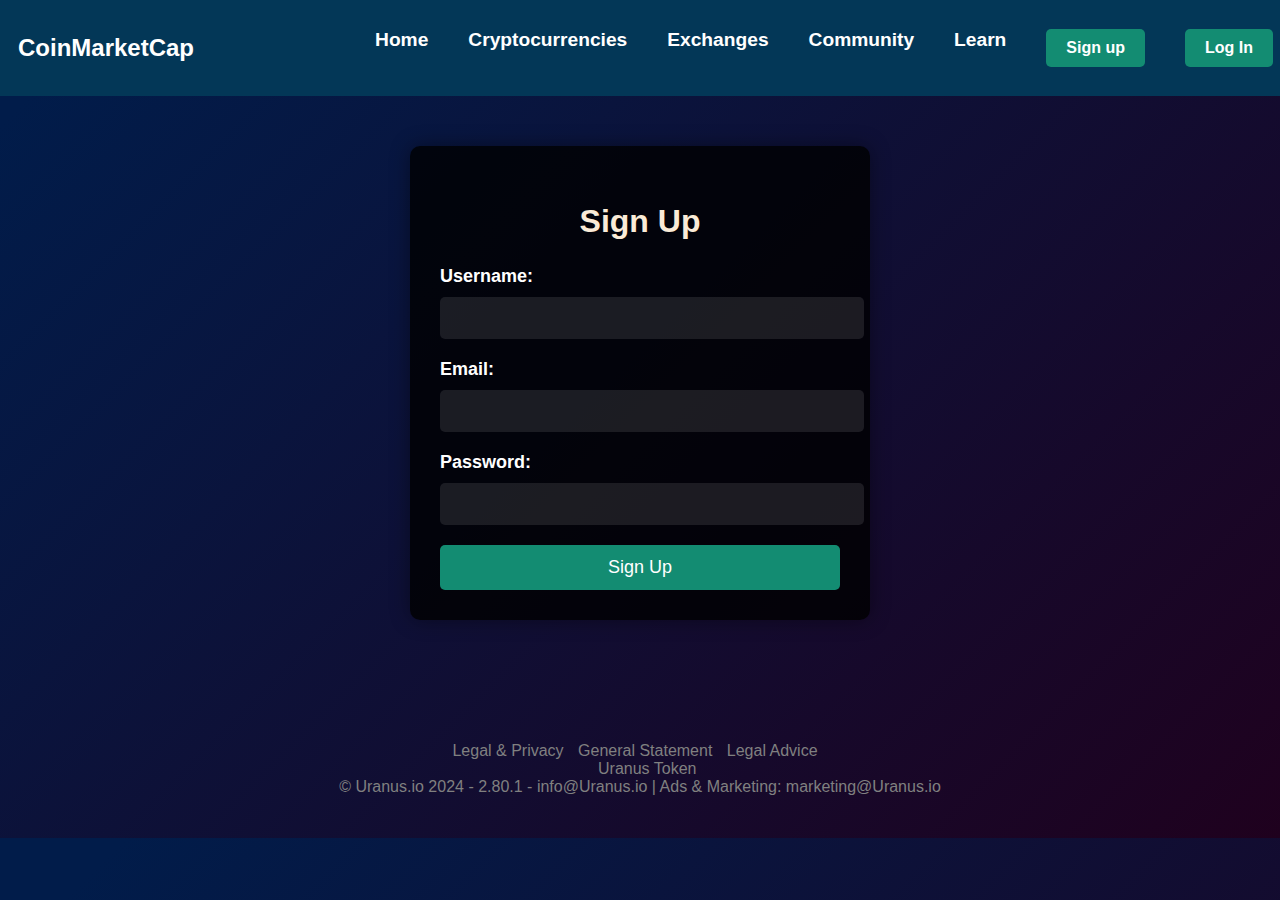
<file: signup.html>
<!DOCTYPE html>
<html lang="en">
  <head>
    <meta charset="UTF-8" />
    <meta name="viewport" content="width=device-width, initial-scale=1.0" />
    <title>Sign Up</title>
    <link
      rel="stylesheet"
      href="https://cdnjs.cloudflare.com/ajax/libs/font-awesome/6.0.0-beta3/css/all.min.css"
    />

    <style>
      body {
        background-image: linear-gradient(315deg, #1f011e 0%, #011c4a 94%);
        color: #fff;
        font-family: Arial, sans-serif;
        margin: 0;
        padding: 0;
      }

      /* Header styles */
      header {
        background-color: #033757;
        padding: 18px;
        width: 100%;
        display: flex;
        justify-content: space-between;
        align-items: center;
      }

      /* Logo styles */
      .logo {
        color: #fff;
        /* margin: 0; */
        font-size: 24px;
        margin-right: 20px; /* Add some right margin to separate the logo from the navigation */
      }

      /* Navigation styles */
      .nav ul {
        list-style-type: none;
        padding: 0;
        margin: 0;
        display: flex;
      }

      .nav ul li {
        margin-right: 10px;
        font-size: larger;
        font-weight: bolder;
      }

      .nav ul li a {
        display: block;
        color: #fff;
        text-decoration: none;
        padding: 10px 15px;
        border-radius: 15px;
        transition: background-color 0.3s, transform 0.3s, box-shadow 0.3s;
      }

      .nav ul li a:hover {
        transform: translateY(-3px);
      }

      /* Media Queries for smaller screens */
      @media only screen and (max-width: 768px) {
        .logo {
          margin-top: -20rem;
          font-size: 20px; /* Adjust logo size for smaller screens */
          margin-right: 10px; /* Reduce margin for smaller screens */
        }

        .nav ul {
          flex-direction: column;
          align-items: center;
          margin-top: 3rem;
          margin-right: 11rem;
        }

        .nav ul li {
          margin: 10px 0;
        }
      }

      /* Additional media query for tablets */
      @media only screen and (min-width: 601px) and (max-width: 1024px) {
        .nav ul li {
          display: inline-block;
          margin: 0 15px;
        }
      }

      /* Additional media query for larger screens */
      @media only screen and (min-width: 1025px) {
        .nav ul {
          justify-content: flex-end;
        }
      }
      @media only screen and (max-width: 768px)
{
  h1.logo {
  margin-top: -29rem;
}
}
      /* Make form responsive */
      form {
        max-width: 90%;
        margin: 50px auto;
      }

      /* Adjust input and button width */
      input[type="text"],
      input[type="email"],
      input[type="password"],
      button[type="submit"] {
        width: 100%;
      }

      /* Adjust font size for smaller screens */
      label,
      input[type="text"],
      input[type="email"],
      input[type="password"],
      button[type="submit"] {
        font-size: 16px;
      }

      form {
        max-width: 400px;
        width: 100%;
        padding: 30px;
        background-color: rgba(0, 0, 0, 0.8);
        border-radius: 10px;
        box-shadow: 0 0 20px rgba(0, 0, 0, 0.4);
        margin-top: 50px;
        margin-left: auto; /* Align form to the right */
        margin-right: auto; /* Align form to the left */
      }
      h2 {
        font-size: xx-large;
        text-align: center;
        color: antiquewhite;
      }

      label {
        display: block;
        margin-bottom: 10px;
        font-size: 18px;
        font-weight: bolder;
      }

      input[type="text"],
      input[type="email"],
      input[type="password"] {
        width: 100%;
        padding: 12px;
        margin-bottom: 20px;
        border: none;
        border-radius: 5px;
        background-color: rgba(255, 255, 255, 0.1);
        color: #fff;
        font-size: 16px;
      }

      input[type="text"]:focus,
      input[type="email"]:focus,
      input[type="password"]:focus {
        outline: none;
        box-shadow: 0 0 5px #138c72;
      }

      button[type="submit"] {
        width: 100%;
        padding: 12px;
        border: none;
        border-radius: 5px;
        background-color: #138c72;
        color: #fff;
        font-size: 18px;
        cursor: pointer;
        transition: background-color 0.3s;
        display: flex;
        justify-content: center;
        align-items: center;
      }

      button[type="submit"]:hover {
        background-color: #0b5f49;
      }

      .message {
        margin-top: 20px;
        padding: 10px;
        background-color: #138c72;
        color: #fff;
        text-align: center;
        border-radius: 5px;
        display: none;
      }

      .success {
        background-color: #0b5f49;
      }

      /* Style for the button */
      .sign-up-btn {
        background-color: #138c72; /* Blue background color */
        color: #fff; /* White text color */
        border: none; /* Remove button border */
        padding: 10px 20px; /* Add some padding */
        border-radius: 5px; /* Add border radius for rounded corners */
        text-decoration: none; /* Remove default button underline */
        display: block; /* Make button fill the width of its container */
        width: 100%; /* Make button fill the width of its container */
        text-align: center; /* Center align text */
        cursor: pointer; /* Change cursor to pointer on hover */
        font-family: Arial, sans-serif; /* Set font family */
        font-size: 16px; /* Set font size */
        font-weight: bold; /* Set font weight */
      }

      /* Style for button hover state */

      /* Style for the button */
      .log-in-btn {
        background-color: #138c72; /* Blue background color */
        color: #fff; /* White text color */
        border: none; /* Remove button border */
        padding: 10px 20px; /* Add some padding */
        border-radius: 5px; /* Add border radius for rounded corners */
        text-decoration: none; /* Remove default button underline */
        display: block; /* Make button fill the width of its container */
        width: 100%; /* Make button fill the width of its container */
        text-align: center; /* Center align text */
        cursor: pointer; /* Change cursor to pointer on hover */
        font-family: Arial, sans-serif; /* Set font family */
        font-size: 16px; /* Set font size */
        font-weight: bold; /* Set font weight */
      }
      .footer {
    /* background-color: #414141; */
    color: #fff;
    padding: 20px 0;
  }
  
  
  
  .footer-content {
    display: flex;
    justify-content: space-evenly;
  }
  
  .footer-links ul {
    list-style: none;
    padding: 0;
    margin: 0;
  }
  
  .footer-links ul li {
    display: inline-block;
    margin-right: 20px;
  }
  
  .footer-links ul li a {
    color: #a19797; /* Change to the color you want */
    text-decoration: none; /* Remove underline */
  }
  
  .footer-links ul li a:hover {
    color: #f98d12; /* Change to the hover color you want */
  }
  
  .footer-social a {
    margin-right: 10px;
  }
  
  .footer-bottom {
    display: conte;
    justify-content: space-between;
    align-items: center;
    margin-top: 20px;
  }
  
  .footer-bottom ul {
    list-style: none;
    padding: 0;
    margin: 0;
  }
  
  .footer-bottom .dropdown {
    margin-left: 20px;
  }
  
  .footer-social a i {
    color: #ffffff; /* Default color */
    font-size: 34px; /* Set the font size of the icons */
    transition: transform 0.3s ease; /* Smooth transition for scaling */
    margin: 1rem;
  }
  
  .footer-social a:hover i {
    /* Change to your desired color on hover */
    transform: scale(1.2); /* Scale the icon to 120% on hover */
  }
  .footer-nav ul {
    display: flex;
    justify-content: space-between; /* Distribute items evenly along the main axis */
    list-style-type: none; /* Remove default list styling */
    padding: 0;
    margin: 0;
  }
  
  .footer-nav li {
    margin-right: 20px; /* Add spacing between list items */
  }
  
  .footer-nav li:last-child {
    margin-right: 0; /* Remove margin from the last item */
  }
  .footer-nav {
    text-align: center; /* Center-align the content */
  }
  
  .footer-nav ul {
    display: inline-block; /* Display the list items inline */
    padding: 0;
  }
  
  .footer-nav li {
    display: inline; /* Display the list items inline */
    margin: 0 10px; /* Add some margin between the list items */
  }
  
  .footer-nav select {
    margin: 0 10px; /* Add margin to the dropdown */
  }
  
  .dropdown {
    display: inline-block; /* Display the dropdown inline */
    vertical-align: middle; /* Align the dropdown vertically */
  }
  .footer-nav a {
    color: grey; /* Change the color to red */
    text-decoration: none; /* Remove underline */
  }
  .dropdown select {
    border: 1px solid #ccc; /* Add gray border */
    padding: 5px; /* Add padding */
    font-size: 16px; /* Adjust font size */
    border-radius: 5px; /* Add border radius */
    background-color: #fff; /* Set background color */
  }
  
  .dropdown select:hover {
    border-color: #999; /* Change border color on hover */
  }
  
  /* footer legal */
  .footer-legal {
    text-align: center;
    /* margin-left: 30rem; */
    margin-top: 2rem;
    color: gray;
    height: 6rem;
  }
  .footer-legal ul {
    list-style: none; /* Remove default list styles */
    padding: 0; /* Remove default padding */
  }
  
  .footer-legal li {
    display: inline-block; /* Display items in the same line */
    margin-right: 10px; /* Add space between items */
  }
  
  .footer-legal li:last-child {
    margin-right: 0; /* Remove margin from the last item */
  }
  
  .footer-legal li:nth-child(4),
  .footer-legal li:nth-child(5) {
    display: block; /* Display spans in a new line */
  }
  
    </style>
  </head>

  <body>
    <header>
      <h1 class="logo">CoinMarketCap</h1>
      <nav class="nav" data-aos="fade-in" data-aos-duration="1000">
        <ul>
          <li><a href="./index.html">Home</a></li>
          <li><a href="./cryptocurrencies.html">Cryptocurrencies</a></li>
          <li><a href="./exchange.html">Exchanges</a></li>
          <li><a href="./community.html">Community</a></li>
          <li><a href="./learn.html">Learn</a></li>
          <li>
            <a href="./signup.html">
              <button class="sign-up-btn">
                Sign up
              </button>
            </a>
          </li>

          <li>
            <a href="./login.html">
              <button class="sign-up-btn">
                Log In
              </button>
            </a>
          </li>
        </ul>
      </nav>
    </header>

    <form id="signup-form">
      <h2>Sign Up</h2>
      <label for="username">Username:</label>
      <input type="text" id="username" name="username" required />

      <label for="email">Email:</label>
      <input type="email" id="email" name="email" required />

      <label for="password">Password:</label>
      <input type="password" id="password" name="password" required />

      <button type="submit" class="sign-up">
        Sign Up 
      </button>
      <div class="message" id="signup-message">Sign-up successful!</div>
    </form>


    <div class="footer-line"></div>
    <footer class="footer">
      <div class="footer-content">
     
        <!-- <div class="footer-social" id="social">

            <a href="https://twitter.com/anuscoinsol">
                <i class="fa-brands fa-square-x-twitter"></i></a>
          <a href="https://coinmarketcap.com/"><i
              class="fa-solid fa-globe"></i></a>
          <a href="https://t.me/UranusCommunity"><i
              class="fa-brands fa-telegram"></i></a>
        </div> -->
      </div>
      <!-- <div class="footer-line"></div> -->

    </footer>

    <div class="footer-bottom">

      <div class="footer-legal">
        <ul>
          <li data-aos="fade-up" data-aos-duration="1000">Legal & Privacy</li>
          <li data-aos="fade-up" data-aos-duration="1000">General Statement</li>
          <li data-aos="fade-up" data-aos-duration="1000">Legal Advice
          </li>
          <div class="box">
            <li>
            </li>
            <li>
              Uranus Token</li>
          </div>
          <li>© Uranus.io 2024 - 2.80.1 - info@Uranus.io | Ads & Marketing:
            marketing@Uranus.io</li>
        </ul>
      </div>

    </div>

    <script>
      document
        .getElementById("signup-form")
        .addEventListener("submit", function (event) {
          event.preventDefault(); // Prevent default form submission
          // Here you can write JavaScript code to handle the sign-up process, like sending the form data to a server using AJAX
          // For demonstration purposes, let's just show a success message
          var messageDiv = document.getElementById("signup-message");
          messageDiv.classList.add("success"); // Add the 'success' class to apply the styling
          messageDiv.style.display = "block"; // Make the message div visible
          setTimeout(function () {
            messageDiv.style.display = "none"; // Hide the message after 3 seconds
          }, 3000);
        });
    </script>
  </body>
</html>
</file>
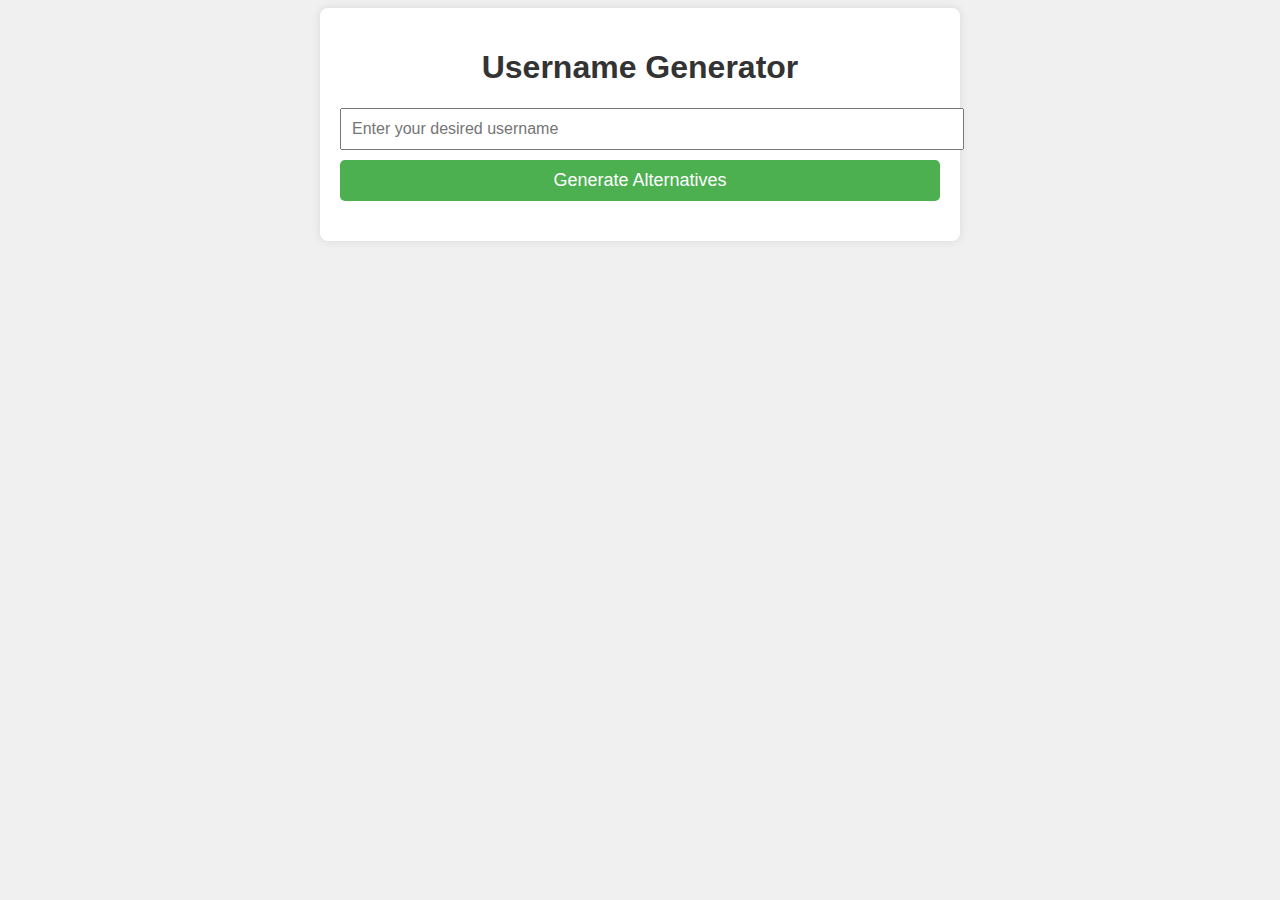
<file: username.html>
<!DOCTYPE html>
<html lang="en">
<head>
<meta charset="UTF-8">
<meta name="viewport" content="width=device-width, initial-scale=1.0">
<title>Username Generator</title>
<style>
    body {
        font-family: Arial, sans-serif;
        background-color: #f0f0f0;
    }

    .container {
        max-width: 600px;
        margin: 0 auto;
        padding: 20px;
        background-color: #fff;
        border-radius: 8px;
        box-shadow: 0 0 10px rgba(0, 0, 0, 0.1);
    }

    h1 {
        text-align: center;
        color: #333;
    }

    input[type="text"] {
        width: 100%;
        padding: 10px;
        font-size: 16px;
        margin-bottom: 10px;
    }

    button {
        width: 100%;
        padding: 10px;
        background-color: #4CAF50;
        color: white;
        border: none;
        border-radius: 5px;
        font-size: 18px;
        cursor: pointer;
    }

    button:hover {
        background-color: #45a049;
    }

    .results {
        margin-top: 20px;
    }

    .available {
        color: green;
    }

    .taken {
        color: red;
    }
</style>
</head>
<body>
<div class="container">
    <h1>Username Generator</h1>
    <input type="text" id="usernameInput" placeholder="Enter your desired username">
    <button id="generateBtn">Generate Alternatives</button>
    <div class="results" id="results"></div>
</div>

<script>
    document.getElementById('generateBtn').addEventListener('click', async function() {
        const username = document.getElementById('usernameInput').value;
        const alternatives = generateAlternatives(username);
        await checkAvailability(alternatives);
    });

    function generateAlternatives(username) {
        const alternatives = [];
        const suffixes = ['Sol', 'Token', 'Coin', 'Finance', 'World'];

        // Generate alternatives by adding suffixes
        for (const suffix of suffixes) {
            alternatives.push(`${username}${suffix}`);
        }

        return alternatives;
    }

    async function checkAvailability(usernames) {
        const resultsContainer = document.getElementById('results');
        resultsContainer.innerHTML = '';

        const ul = document.createElement('ul');
        for (const username of usernames) {
            const li = document.createElement('li');
            li.textContent = username;
            const availability = await isUsernameAvailable(username);
            li.classList.add(availability ? 'available' : 'taken');
            ul.appendChild(li);
        }

        resultsContainer.appendChild(ul);
    }

    // Simulating availability check (replace with actual API call)
    function isUsernameAvailable(username) {
        return new Promise(resolve => {
            setTimeout(() => {
                // Simulating some usernames as unavailable
                const unavailableUsernames = ['admin', 'user', 'test'];
                const isAvailable = !unavailableUsernames.includes(username.toLowerCase());
                resolve(isAvailable);
            }, 500);
        });
    }
</script>
</body>
</html>
</file>
<file: buy.css>
body {
    font-family: Arial, sans-serif;
    margin: 0;
    padding: 0;
    background: linear-gradient(to bottom, #1e0062 , #480333); /* Gradient background */
    /* background-color: #f5f5f5; */ /* Example with color */
    height: 200vh;
  }
 /* Header styles */
header {
  background-color: #033757;
  padding: 18px;
  width: 100%;
  display: flex;
  justify-content: space-between;
  align-items: center;
}

/* Logo styles */
.logo {
  color: #fff;
  /* margin: 0; */
  font-size: 24px;
  margin-right: 20px; /* Add some right margin to separate the logo from the navigation */
}

/* Navigation styles */
.nav ul {
  list-style-type: none;
  padding: 0;
  margin: 0;
  display: flex;
}

.nav ul li {
  margin-right: 10px;
  font-size: larger;
  font-weight: bolder;
}

.nav ul li a {
  display: block;
  color: #fff;
  text-decoration: none;
  padding: 10px 15px;
  border-radius: 15px;
  transition: background-color 0.3s, transform 0.3s, box-shadow 0.3s;
}

.nav ul li a:hover {
  transform: translateY(-3px);
}

/* Media Queries for smaller screens */
@media only screen and (max-width: 768px) {
  .logo {
    margin-top: -20rem;
    font-size: 20px; /* Adjust logo size for smaller screens */
    margin-right: 10px; /* Reduce margin for smaller screens */
  }

  .nav ul {
    flex-direction: column;
    align-items: center;
    margin-top: 3rem;
    margin-right: 11rem;
  }

  .nav ul li {
    margin: 10px 0;
  }
}

/* Additional media query for tablets */
@media only screen and (min-width: 601px) and (max-width: 1024px) {
  .nav ul li {
    display: inline-block;
    margin: 0 15px;
  }
}

/* Additional media query for larger screens */
@media only screen and (min-width: 1025px) {
  .nav ul {
    justify-content: flex-end;
  }
}
@media only screen and (max-width: 768px)
{
  h2.logo {
  margin-top: -29rem;
}
}
 /* Style for the button */
 .sign-up {
  
  background-color: #138c72; /* Blue background color */
  color: #fff; /* White text color */
  border: none; /* Remove button border */
  padding: 10px 20px; /* Add some padding */
  border-radius: 5px; /* Add border radius for rounded corners */
  text-decoration: none; /* Remove default button underline */
  display: block; /* Make button fill the width of its container */
  width: 100%; /* Make button fill the width of its container */
  text-align: center; /* Center align text */
  cursor: pointer; /* Change cursor to pointer on hover */
  font-family: Arial, sans-serif; /* Set font family */
      font-size: 16px; /* Set font size */
      font-weight: bold; /* Set font weight */
     
}

/* Style for button hover state */
.sign-up:hover {
  background-color: #0056b3; /* Darker blue on hover */
}

/* Style for button active state */
.sign-up:active {
  background-color: #004080; /* Even darker blue when button is clicked */
}

/* Media Queries */

  .container {
    margin: 20px auto;
    padding: 40px; /* Increase padding for more space */
   
    border-radius: 20px;
    box-shadow: 0 0 20px rgba(0, 0, 0, 0.1);
    height: 800px;
    display: flex;
    flex-direction: column;
    align-items: center; /* Align items at the center horizontally */
  }
  
  h1 {
    color: #ffffff;
    text-align: center;
    margin-bottom: 20px;
    margin-top: 0rem;
    font-size: 2rem;
  }
  h1.aos-init.aos-animate {
    font-size: 3rem;
}
  .step-card {
    width: 50%; /* Set width to 50% of the container */
    margin-bottom: 20px;
    padding: 20px;
    background: linear-gradient(to bottom, #ffffff, #f7f7f7);
    border-radius: 20px;
    box-shadow: 0 0 20px rgba(0, 0, 0, 0.1);
    transition: all 0.3s ease;
  }
  
  .step-card:hover {
    transform: translateY(-5px);
    box-shadow: 0 5px 20px rgba(0, 0, 0, 0.2);
  }
  
  .step-number {
    width: 40px;
    height: 40px;
    background-color: #007bff;
    color: #fff;
    font-size: 20px;
    font-weight: bold;
    text-align: center;
    line-height: 40px;
    border-radius: 50%;
    float: left;
    margin-right: 20px;
  }
  
  .step-content {
    overflow: hidden;
  }
  
  h2 {
    color: #007bff;
    margin-top: 0;
  }
  
  p {
    line-height: 1.6;
    margin-bottom: 10px;
  }
  
  @media only screen and (max-width: 600px) {
    .container {
      padding: 10px;
    }
  }
  
.footer {
  /* background-color: #000918; */
  color: #fff;
  padding: 20px 0;
}



.footer-content {
  display: flex;
  justify-content: space-evenly;
}

.footer-links ul {
  list-style: none;
  padding: 0;
  margin: 0;
}

.footer-links ul li {
  display: inline-block;
  margin-right: 20px;
}

.footer-links ul li a {
  color: #a19797; /* Change to the color you want */
  text-decoration: none; /* Remove underline */
}

.footer-links ul li a:hover {
  color: #f98d12; /* Change to the hover color you want */
}

.footer-social a {
  margin-right: 10px;
}

.footer-bottom {
  display: conte;
  justify-content: space-between;
  align-items: center;
  margin-top: 20px;
}

.footer-bottom ul {
  list-style: none;
  padding: 0;
  margin: 0;
}

.footer-bottom .dropdown {
  margin-left: 20px;
}

.footer-social a i {
  color: #ffffff; /* Default color */
  font-size: 34px; /* Set the font size of the icons */
  transition: transform 0.3s ease; /* Smooth transition for scaling */
  margin: 1rem;
}

.footer-social a:hover i {
  /* Change to your desired color on hover */
  transform: scale(1.2); /* Scale the icon to 120% on hover */
}
.footer-nav ul {
  display: flex;
  justify-content: space-between; /* Distribute items evenly along the main axis */
  list-style-type: none; /* Remove default list styling */
  padding: 0;
  margin: 0;
}

.footer-nav li {
  margin-right: 20px; /* Add spacing between list items */
}

.footer-nav li:last-child {
  margin-right: 0; /* Remove margin from the last item */
}
.footer-nav {
  text-align: center; /* Center-align the content */
}

.footer-nav ul {
  display: inline-block; /* Display the list items inline */
  padding: 0;
}

.footer-nav li {
  display: inline; /* Display the list items inline */
  margin: 0 10px; /* Add some margin between the list items */
}

.footer-nav select {
  margin: 0 10px; /* Add margin to the dropdown */
}

.dropdown {
  display: inline-block; /* Display the dropdown inline */
  vertical-align: middle; /* Align the dropdown vertically */
}
.footer-nav a {
  color: grey; /* Change the color to red */
  text-decoration: none; /* Remove underline */
}
.dropdown select {
  border: 1px solid #ccc; /* Add gray border */
  padding: 5px; /* Add padding */
  font-size: 16px; /* Adjust font size */
  border-radius: 5px; /* Add border radius */
  background-color: #fff; /* Set background color */
}

.dropdown select:hover {
  border-color: #999; /* Change border color on hover */
}

/* footer legal */
.footer-legal {
  text-align: center;
  /* margin-left: 30rem; */
  margin-top: 2rem;
  color: gray;
  height: 6rem;
}
.footer-legal ul {
  list-style: none; /* Remove default list styles */
  padding: 0; /* Remove default padding */
}

.footer-legal li {
  display: inline-block; /* Display items in the same line */
  margin-right: 10px; /* Add space between items */
}

.footer-legal li:last-child {
  margin-right: 0; /* Remove margin from the last item */
}

.footer-legal li:nth-child(4),
.footer-legal li:nth-child(5) {
  display: block; /* Display spans in a new line */
}
</file>
<file: community.css>
/* Basic styles */
body {
    font-family: 'Segoe UI', Tahoma, Geneva, Verdana, sans-serif;
    background-color: #1a1a1a; /* Dark background */
    color: #fff; /* Text color */
    margin: 0;
    padding: 0;
}
/* Header styles */
header {
    background-color: #033757;
    padding: 18px;
    width: 100%;
    display: flex;
    justify-content: space-between;
    align-items: center;
  }
  
  /* Logo styles */
  .logo {
    color: #fff;
    /* margin: 0; */
    font-size: 24px;
    margin-right: 20px; /* Add some right margin to separate the logo from the navigation */
  }
  
  /* Navigation styles */
  .nav ul {
    list-style-type: none;
    padding: 0;
    margin: 0;
    display: flex;
  }
  
  .nav ul li {
    margin-right: 10px;
    font-size: larger;
    font-weight: bolder;
  }
  
  .nav ul li a {
    display: block;
    color: #fff;
    text-decoration: none;
    padding: 10px 15px;
    border-radius: 15px;
    transition: background-color 0.3s, transform 0.3s, box-shadow 0.3s;
  }
  
  .nav ul li a:hover {
    transform: translateY(-3px);
  }
  
  /* Media Queries for smaller screens */
  @media only screen and (max-width: 768px) {
    .logo {
      margin-top: -20rem;
      font-size: 20px; /* Adjust logo size for smaller screens */
      margin-right: 10px; /* Reduce margin for smaller screens */
    }
  
    .nav ul {
      flex-direction: column;
      align-items: center;
      margin-top: 3rem;
      margin-right: 11rem;
    }
  
    .nav ul li {
      margin: 10px 0;
    }
  }
  
  /* Additional media query for tablets */
  @media only screen and (min-width: 601px) and (max-width: 1024px) {
    .nav ul li {
      display: inline-block;
      margin: 0 15px;
    }
  }
  
  /* Additional media query for larger screens */
  @media only screen and (min-width: 1025px) {
    .nav ul {
      justify-content: flex-end;
    }
  }
  @media only screen and (max-width: 768px)
{
  h2.logo {
  margin-top: -29rem;
}
}
/* Style for the button */
.sign-up {
    background-color: #138c72; /* Blue background color */
    color: #fff; /* White text color */
    border: none; /* Remove button border */
    padding: 10px 20px; /* Add some padding */
    border-radius: 5px; /* Add border radius for rounded corners */
    text-decoration: none; /* Remove default button underline */
    display: block; /* Make button fill the width of its container */
    width: 100%; /* Make button fill the width of its container */
    text-align: center; /* Center align text */
    cursor: pointer; /* Change cursor to pointer on hover */
    font-family: Arial, sans-serif; /* Set font family */
    font-size: 16px; /* Set font size */
    font-weight: bold; /* Set font weight */
}

/* Style for button hover state */
.sign-up:hover {
    background-color: #0056b3; /* Darker blue on hover */
}

/* Style for button active state */
.sign-up:active {
    background-color: #004080; /* Even darker blue when button is clicked */
}


.container {
    display: flex;
    justify-content: center;
    margin-top: 20px;
    flex-wrap: wrap; /* Ensure flex items wrap on smaller screens */
}

h1 {
    margin: 0;
    font-size: 2rem;
    color: #fff; /* Title color */
    margin-top: 2rem;
    margin-left: 5rem;
}

main, aside {
    padding: 20px;
}

main {
    flex: 1; /* Occupy remaining space */
}

aside {
    width: 20%;
    background-color: #2d2d2d; /* Darker background for sidebar */
    border-radius: 10px;
    box-shadow: 0 2px 4px rgba(255, 255, 255, 0.1); /* White shadow */
    margin-right: 20px;
}

.card {
    padding: 20px;
    background-color: #333; /* Dark background for cards */
    border-radius: 10px;
    box-shadow: 0 2px 4px rgba(0, 0, 0, 0.1); /* Dark shadow */
    margin-bottom: 20px;
    flex-basis: calc(33.33% - 20px); /* Three cards per row with margin */
    margin-right: 20px; /* Margin between cards */
}

.card:last-child {
    margin-right: 0; /* Remove margin for the last card in each row */
}

.card h2 {
    margin: 0 0 10px;
    font-size: 1.5rem;
    color: #fff; /* Title color */
}

.card-content {
    color: #ddd; /* Content color */
}

.card:hover {
    transform: translateY(-5px);
    box-shadow: 0 4px 8px rgba(0, 0, 0, 0.2); /* Darker shadow on hover */
}

.topics-list, .tokens-list {
    list-style-type: none;
    padding: 0;
}

.topics-list li, .tokens-list li {
    margin-bottom: 10px;
    font-size: 1.2rem;
    line-height: 1.5;
}

form {
    width: 100%;
    background-color: #2d2d2d; /* Darker background for form */
    border-radius: 10px;
    box-shadow: 0 2px 4px rgba(255, 255, 255, 0.1); /* White shadow */
    padding: 20px;
}

form h2 {
    margin-top: 0;
    font-size: 1.5rem;
    color: #fff; /* Title color */
}

.section {
    background-color: #2d2d2d; /* Darker background for sections */
    border-radius: 10px;
    box-shadow: 0 2px 4px rgba(255, 255, 255, 0.1); /* White shadow */
    padding: 20px;
    margin-bottom: 20px;
}

.section h2 {
    margin-top: 0;
    font-size: 1.5rem;
    color: #fff; /* Title color */
}

.thread {
    margin-top: 4rem;
    background-color: #2d2d2d; /* Darker background for threads */
    border: 1px solid #666; /* Dark border */
    border-radius: 8px;
    padding: 20px;
    margin-bottom: 20px;
    box-shadow: 0 2px 4px rgba(255, 255, 255, 0.1); /* White shadow */
    transition: transform 0.3s, box-shadow 0.3s;
}
/* Style for pre-posted threads */
.thread {
    background-color: #333; /* Dark background */
    color: #fff; /* Text color */
    padding: 20px;
    border-radius: 10px;
    margin-bottom: 20px;
    box-shadow: 0 2px 4px rgba(0, 0, 0, 0.1); /* Shadow effect */
}

.thread h3 {
    margin-top: 0;
    margin-bottom: 10px;
}

.thread p {
    margin-bottom: 10px;
}

/* Style for author info */
.author-info {
    display: flex;
    align-items: center;
    margin-bottom: 10px;
}

.author-info i {
    margin-right: 5px;
}

/* Style for buttons */
.edit-thread-btn,
.delete-thread-btn {
    background-color: #138c72; /* Green background */
    color: #fff; /* White text */
    border: none;
    padding: 8px 16px;
    border-radius: 5px;
    cursor: pointer;
    margin-right: 10px;
    transition: background-color 0.3s;
}

.edit-thread-btn:hover,
.delete-thread-btn:hover {
    background-color: #0056b3; /* Darker green on hover */
}


.thread:hover {
    transform: translateY(-5px);
    box-shadow: 0 4px 8px rgba(255, 255, 255, 0.2); /* White shadow on hover */
}

.thread h3 {
    margin-top: 0;
    font-size: 2rem;
    margin-bottom: 10px;
    color: #fff; /* Thread title color */
}

.thread p {
    margin-bottom: 10px;
    font-size: 1.3rem;
}

.comment {
    border-bottom: 1px solid #666; /* Dark border */
    padding: 10px 0;
    font-size: 1.3rem;
}

form {
    margin: 0 auto; /* Align form center */
    width: 80%; /* Reduce form width */
    max-width: 600px; /* Limit form width */
}

input[type="text"],
textarea {
    width: 100%;
    padding: 12px;
    border-radius: 8px;
    border: 1px solid #666; /* Dark border */
    margin-bottom: 10px;
    box-sizing: border-box;
    font-size: 1.1rem;
    color: #fff; /* Text color */
    background-color: #333; /* Dark background for inputs */
}

button {
    background-color: #4CAF50; /* Green button */
    color: #fff;
    border: none;
    padding: 12px 20px;
    cursor: pointer;
    border-radius: 8px;
    transition: background-color 0.3s;
    font-size: 1.1rem;
}

button:hover {
    background-color: #45a049; /* Darker green on hover */
}

.token {
    display: flex;
    align-items: center;
    margin-bottom: 10px;
}

.token img {
    width: 50px;
    height: 50px;
    border-radius: 50%;
    margin-right: 10px;
}

.token p {
    margin: 0;
}

.card h2 {
    margin: 0 0 10px;
    font-size: 1.8rem;
    color: #fff; /* Title color */
    text-shadow: 2px 2px 4px rgba(0, 0, 0, 0.3); /* Text shadow effect */
}

.forecast-list {
    list-style-type: none;
    padding: 0;
}

.forecast-list li {
    margin-bottom: 15px;
    background-color: rgba(255, 255, 255, 0.1); /* Light background color for forecast items */
    padding: 15px;
    border-radius: 10px;
    transition: background-color 0.3s;
}

.forecast-list li:hover {
    background-color: rgba(255, 255, 255, 0.2); /* Darker background color on hover */
}

.forecast-title {
    font-weight: bold;
    margin-right: 10px;
    color: #fff; /* Text color */
}

.forecast-time {
    margin-right: 10px;
    color: #fff; /* Text color */
}

.set-reminder-btn {
    background-color: #45a049; /* Green button */
    color: #fff;
    border: 2px solid #45a049; /* Add border */
    padding: 10px 20px; /* Increase padding */
    cursor: pointer;
    border-radius: 25px; /* Increase border-radius for rounded shape */
    transition: background-color 0.3s, border-color 0.3s, color 0.3s; /* Add transitions for smoother hover effect */
    font-size: 1rem;
    display: inline-block; /* Change display to inline-block */
    margin-top: 10px; /* Add margin to the top */
}

.set-reminder-btn:hover {
    background-color: #357d37; /* Darker green on hover */
    border-color: #357d37; /* Change border color on hover */
}

.account {
    display: flex;
    align-items: center;
    margin-bottom: 20px;
}

.account img {
    width: 50px;
    height: 50px;
    border-radius: 50%;
    margin-right: 15px;
}

.account-info {
    flex: 1;
}

.account-info h3 {
    margin: 0;
    font-size: 1.2rem;
    color: #ffffff; /* Account name color */
    font-weight: bolder;
}

.account-info p {
    margin: 5px 0;
    font-size: 1rem;
    color: #666; /* Info text color */
}

.follow-btn {
    background-color: #4CAF50; /* Green button */
    color: #fff;
    border: none;
    padding: 8px 16px;
    cursor: pointer;
    border-radius: 5px;
    transition: background-color 0.3s;
    font-size: 1rem;
}

.follow-btn:hover {
    background-color: #45a049; /* Darker green on hover */
}

/* Media queries for responsiveness */
@media only screen and (max-width: 768px) {
    aside {
        display: none; /* Hide sidebar on smaller screens */
    }

    main {
        width: 100%; /* Occupy full width on smaller screens */
    }

    .card {
        flex-basis: 100%; /* Each card occupies full width on smaller screens */
        margin-right: 0; /* Remove margin */
        margin-bottom: 20px; /* Add margin at the bottom of each card */
    }
}

.footer {
    background-color: #000918;
    color: #fff;
    padding: 20px 0;
  }
  
  
  
  .footer-content {
    display: flex;
    justify-content: space-evenly;
  }
  
  .footer-links ul {
    list-style: none;
    padding: 0;
    margin: 0;
  }
  
  .footer-links ul li {
    display: inline-block;
    margin-right: 20px;
  }
  
  .footer-links ul li a {
    color: #a19797; /* Change to the color you want */
    text-decoration: none; /* Remove underline */
  }
  
  .footer-links ul li a:hover {
    color: #f98d12; /* Change to the hover color you want */
  }
  
  .footer-social a {
    margin-right: 10px;
  }
  
  .footer-bottom {
    display: conte;
    justify-content: space-between;
    align-items: center;
    margin-top: 20px;
  }
  
  .footer-bottom ul {
    list-style: none;
    padding: 0;
    margin: 0;
  }
  
  .footer-bottom .dropdown {
    margin-left: 20px;
  }
  
  .footer-social a i {
    color: #ffffff; /* Default color */
    font-size: 34px; /* Set the font size of the icons */
    transition: transform 0.3s ease; /* Smooth transition for scaling */
    margin: 1rem;
  }
  
  .footer-social a:hover i {
    /* Change to your desired color on hover */
    transform: scale(1.2); /* Scale the icon to 120% on hover */
  }
  .footer-nav ul {
    display: flex;
    justify-content: space-between; /* Distribute items evenly along the main axis */
    list-style-type: none; /* Remove default list styling */
    padding: 0;
    margin: 0;
  }
  
  .footer-nav li {
    margin-right: 20px; /* Add spacing between list items */
  }
  
  .footer-nav li:last-child {
    margin-right: 0; /* Remove margin from the last item */
  }
  .footer-nav {
    text-align: center; /* Center-align the content */
  }
  
  .footer-nav ul {
    display: inline-block; /* Display the list items inline */
    padding: 0;
  }
  
  .footer-nav li {
    display: inline; /* Display the list items inline */
    margin: 0 10px; /* Add some margin between the list items */
  }
  
  .footer-nav select {
    margin: 0 10px; /* Add margin to the dropdown */
  }
  
  .dropdown {
    display: inline-block; /* Display the dropdown inline */
    vertical-align: middle; /* Align the dropdown vertically */
  }
  .footer-nav a {
    color: grey; /* Change the color to red */
    text-decoration: none; /* Remove underline */
  }
  .dropdown select {
    border: 1px solid #ccc; /* Add gray border */
    padding: 5px; /* Add padding */
    font-size: 16px; /* Adjust font size */
    border-radius: 5px; /* Add border radius */
    background-color: #fff; /* Set background color */
  }
  
  .dropdown select:hover {
    border-color: #999; /* Change border color on hover */
  }
  
  /* footer legal */
  .footer-legal {
    text-align: center;
    /* margin-left: 30rem; */
    margin-top: 2rem;
    color: gray;
    height: 6rem;
  }
  .footer-legal ul {
    list-style: none; /* Remove default list styles */
    padding: 0; /* Remove default padding */
  }
  
  .footer-legal li {
    display: inline-block; /* Display items in the same line */
    margin-right: 10px; /* Add space between items */
  }
  
  .footer-legal li:last-child {
    margin-right: 0; /* Remove margin from the last item */
  }
  
  .footer-legal li:nth-child(4),
  .footer-legal li:nth-child(5) {
    display: block; /* Display spans in a new line */
  }
</file>
